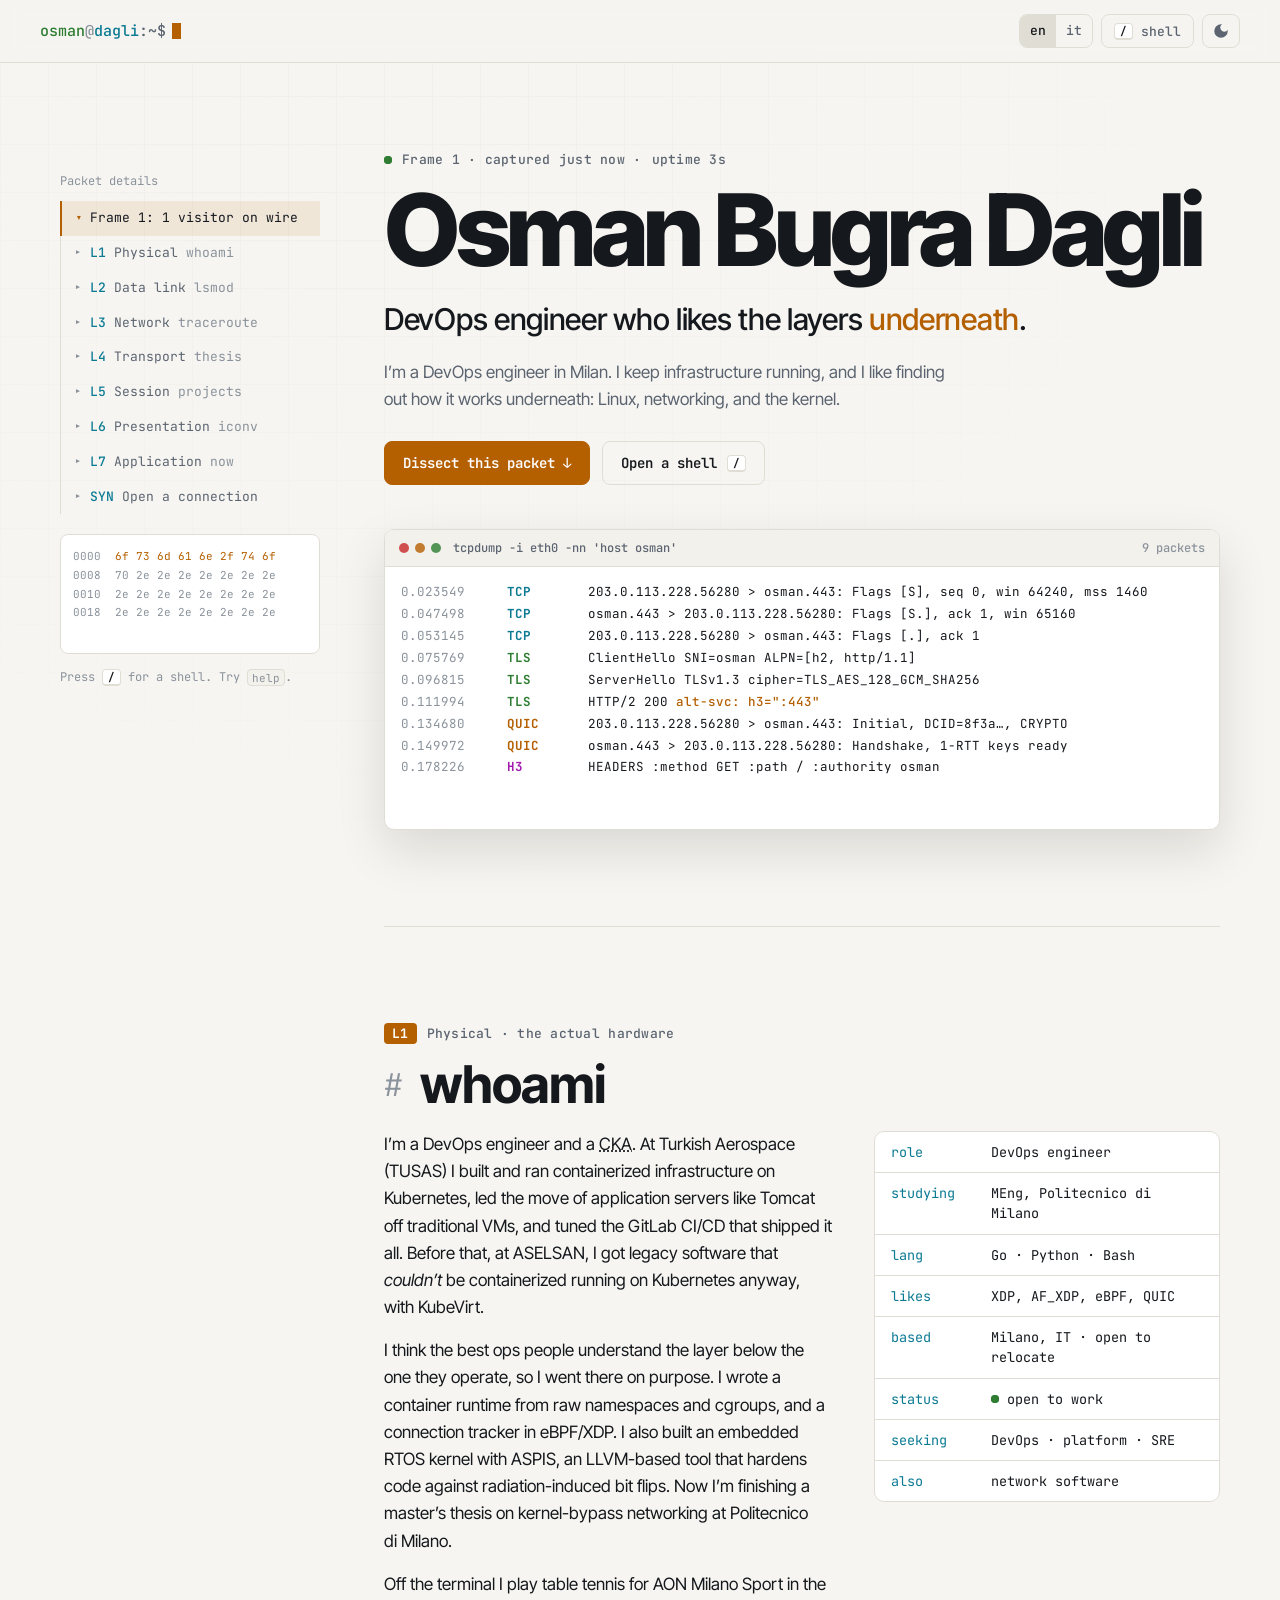
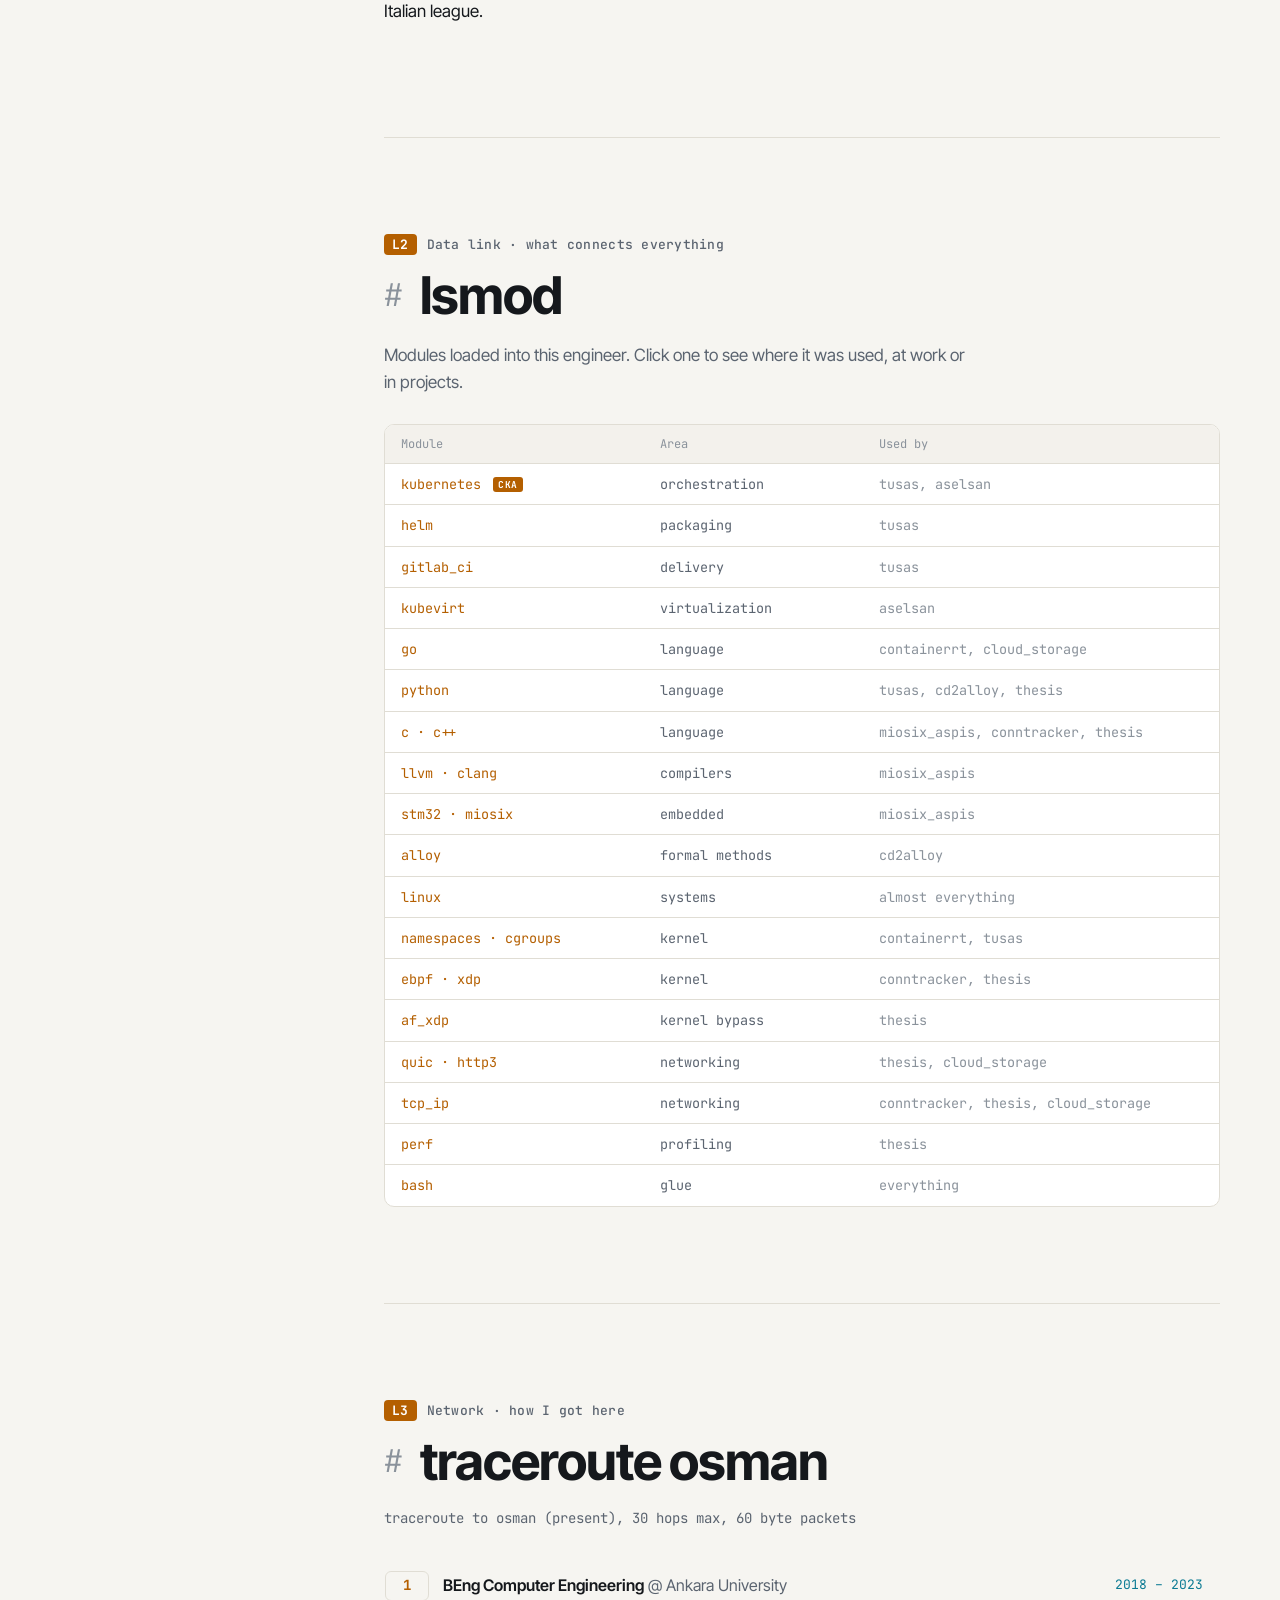
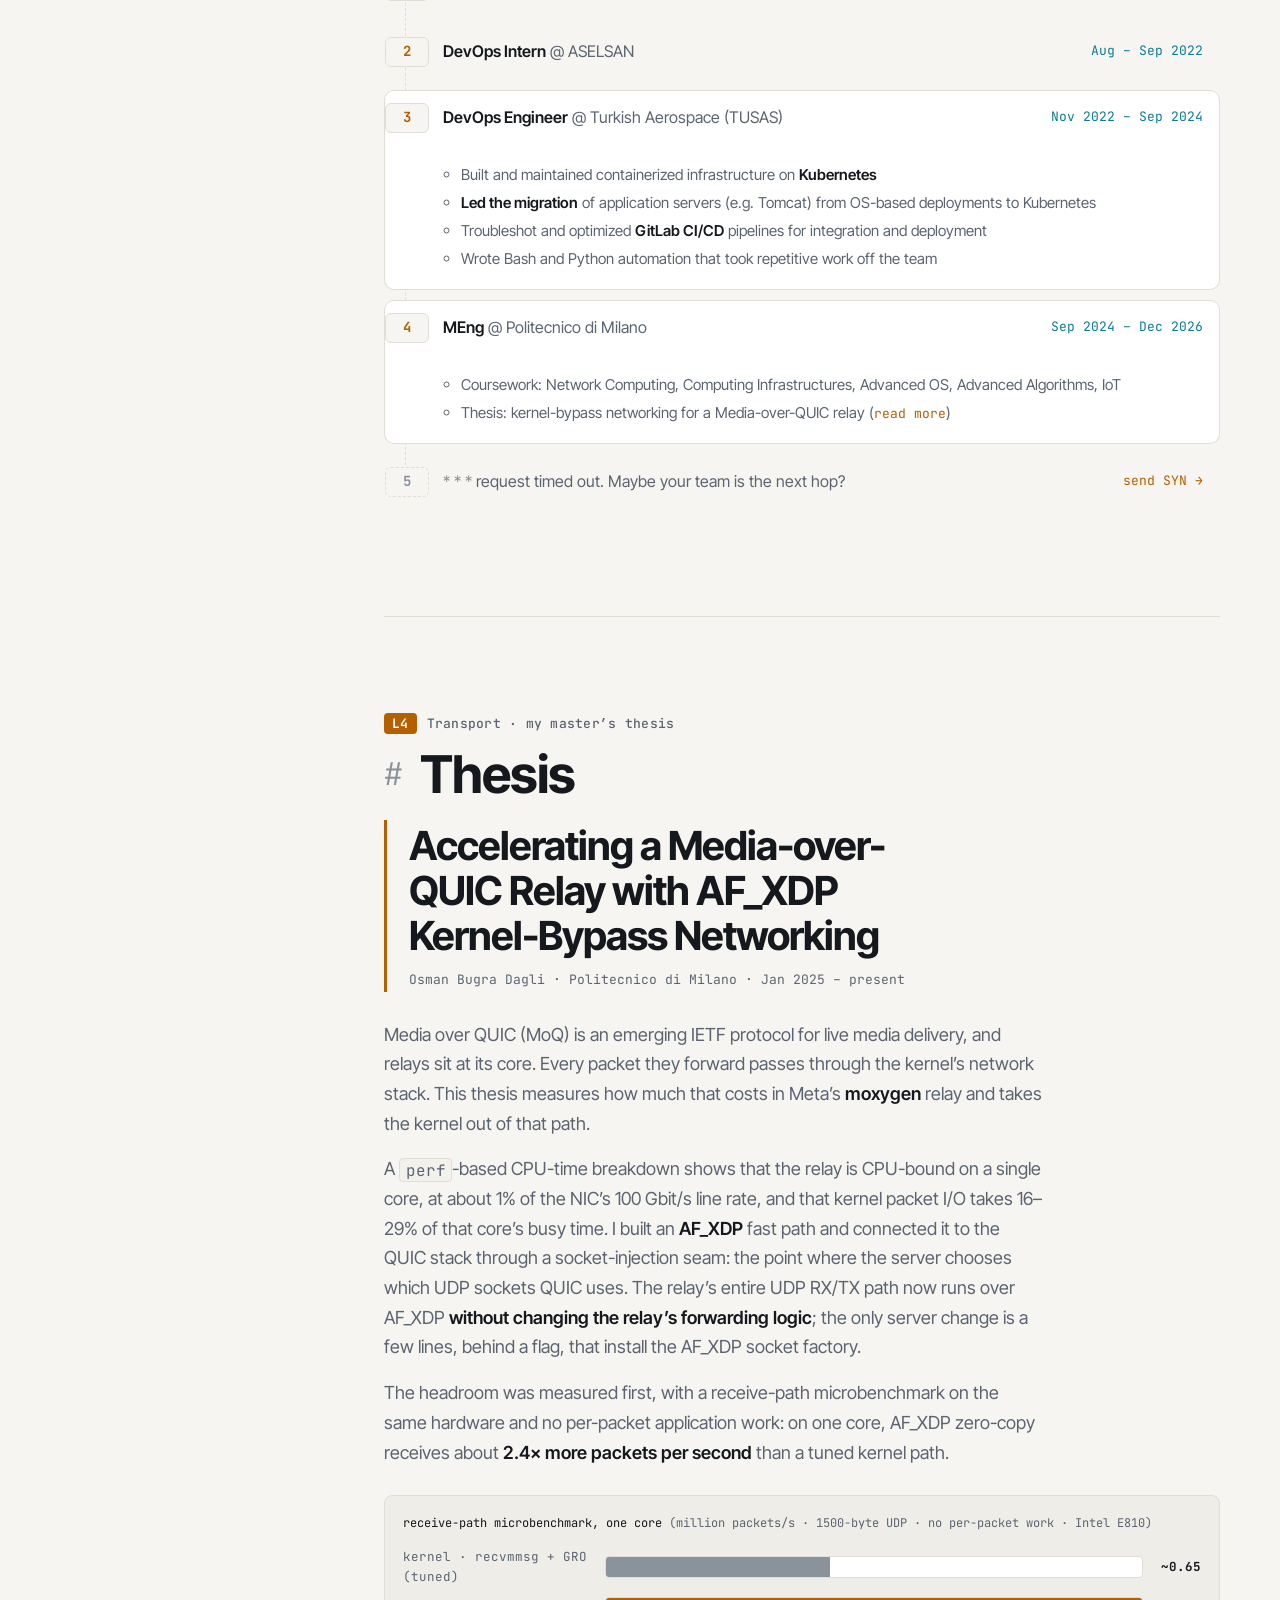
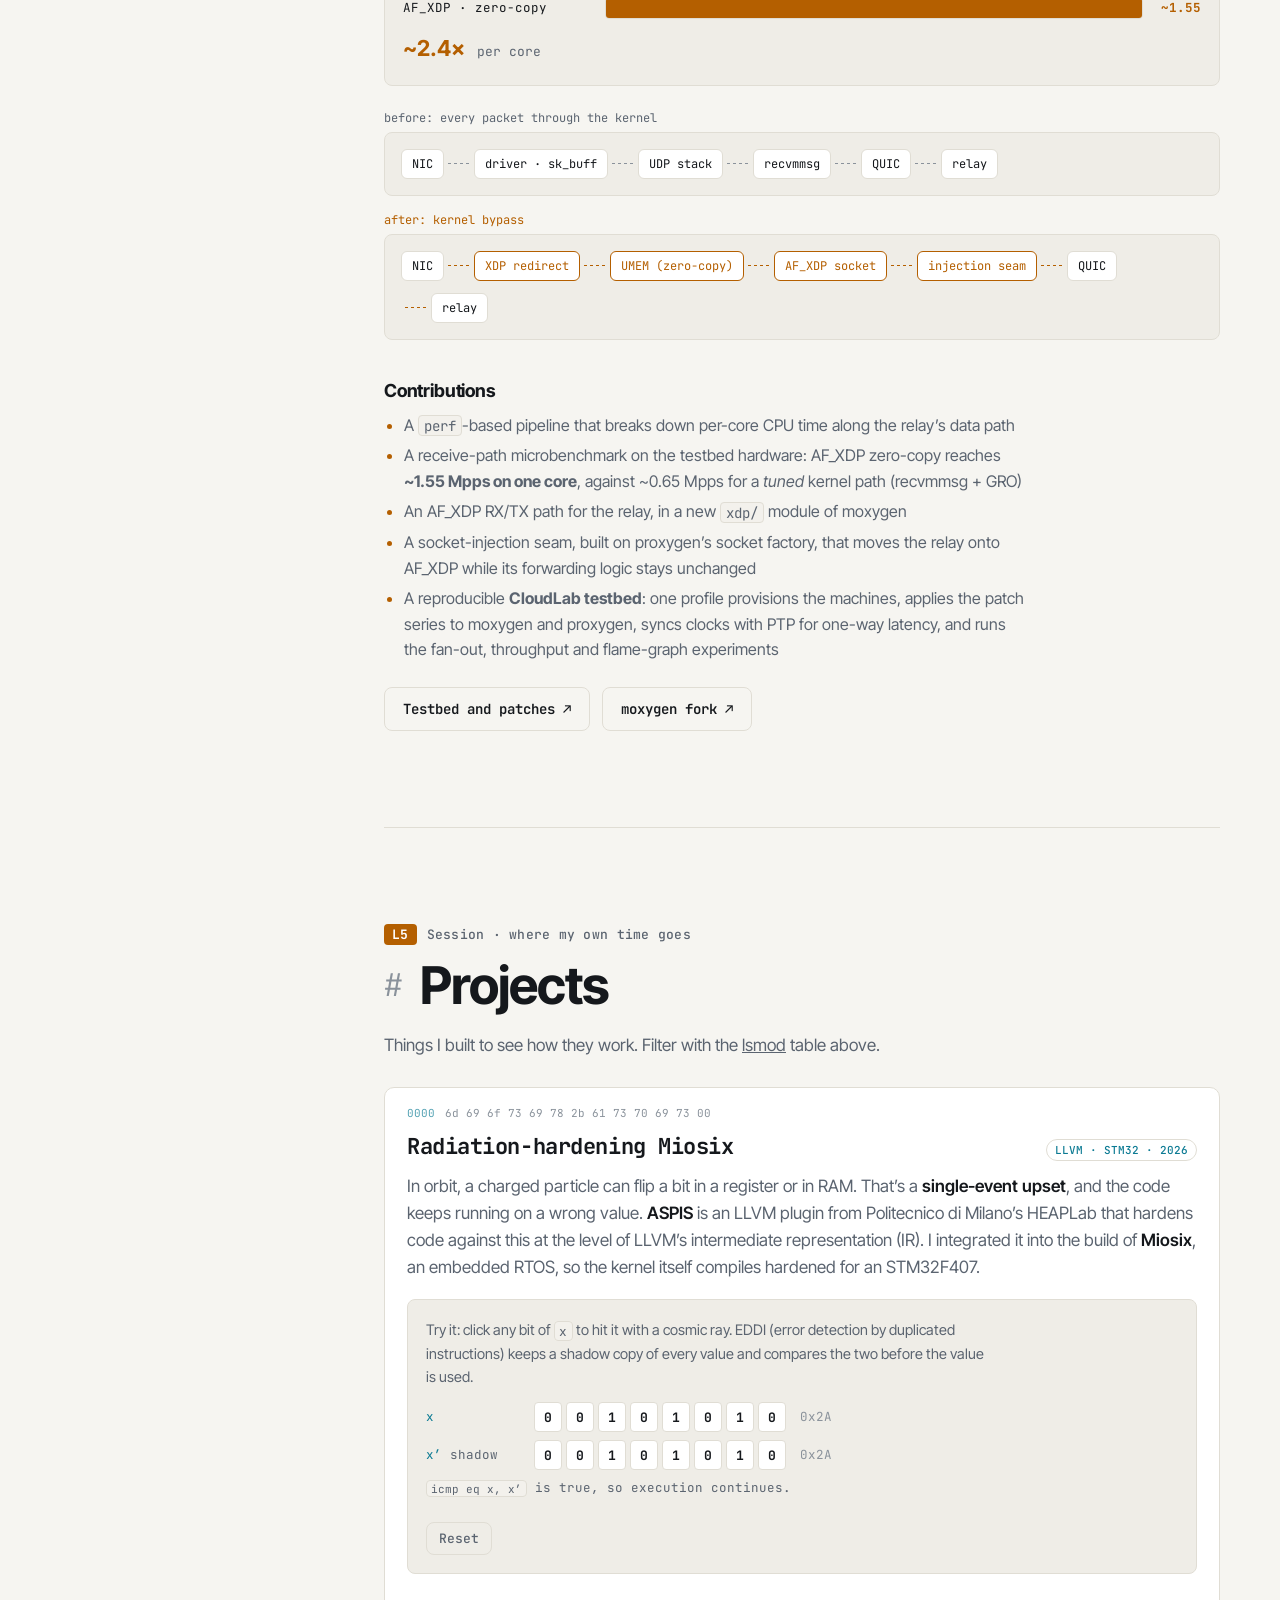
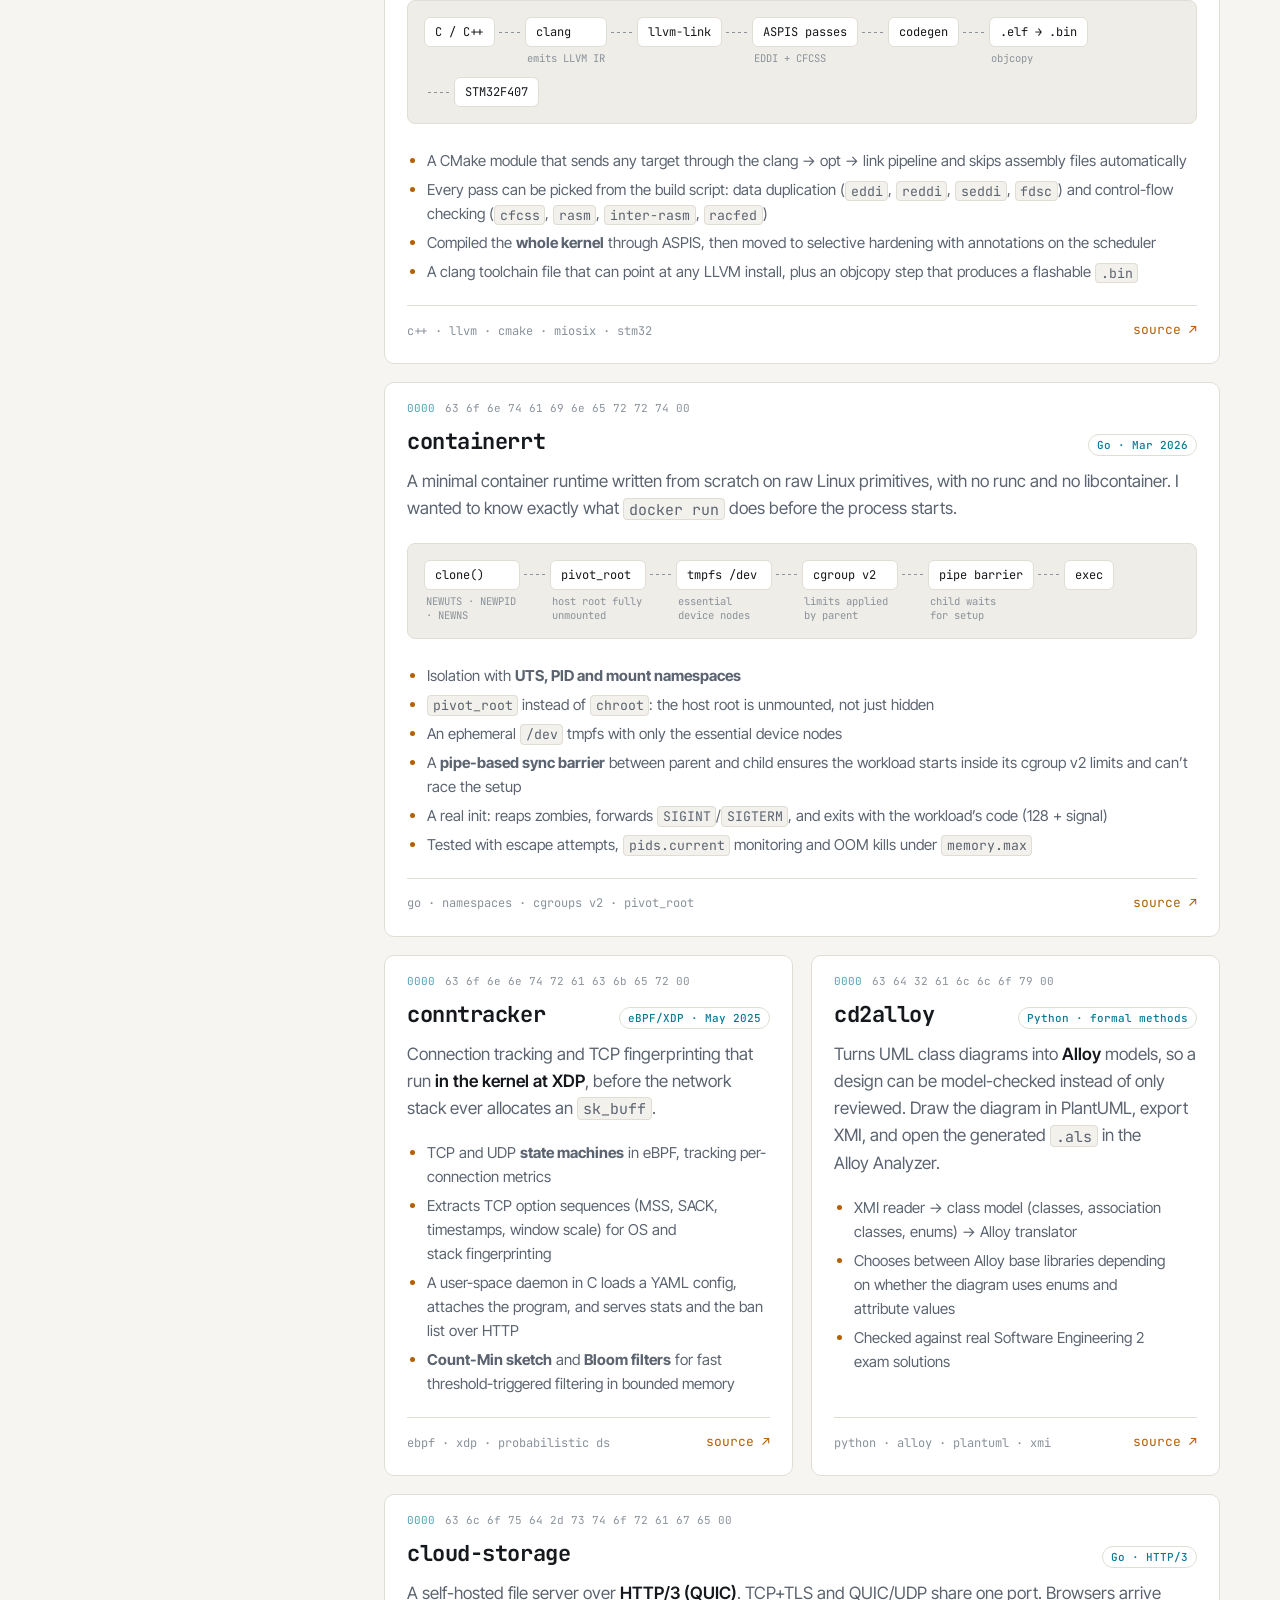
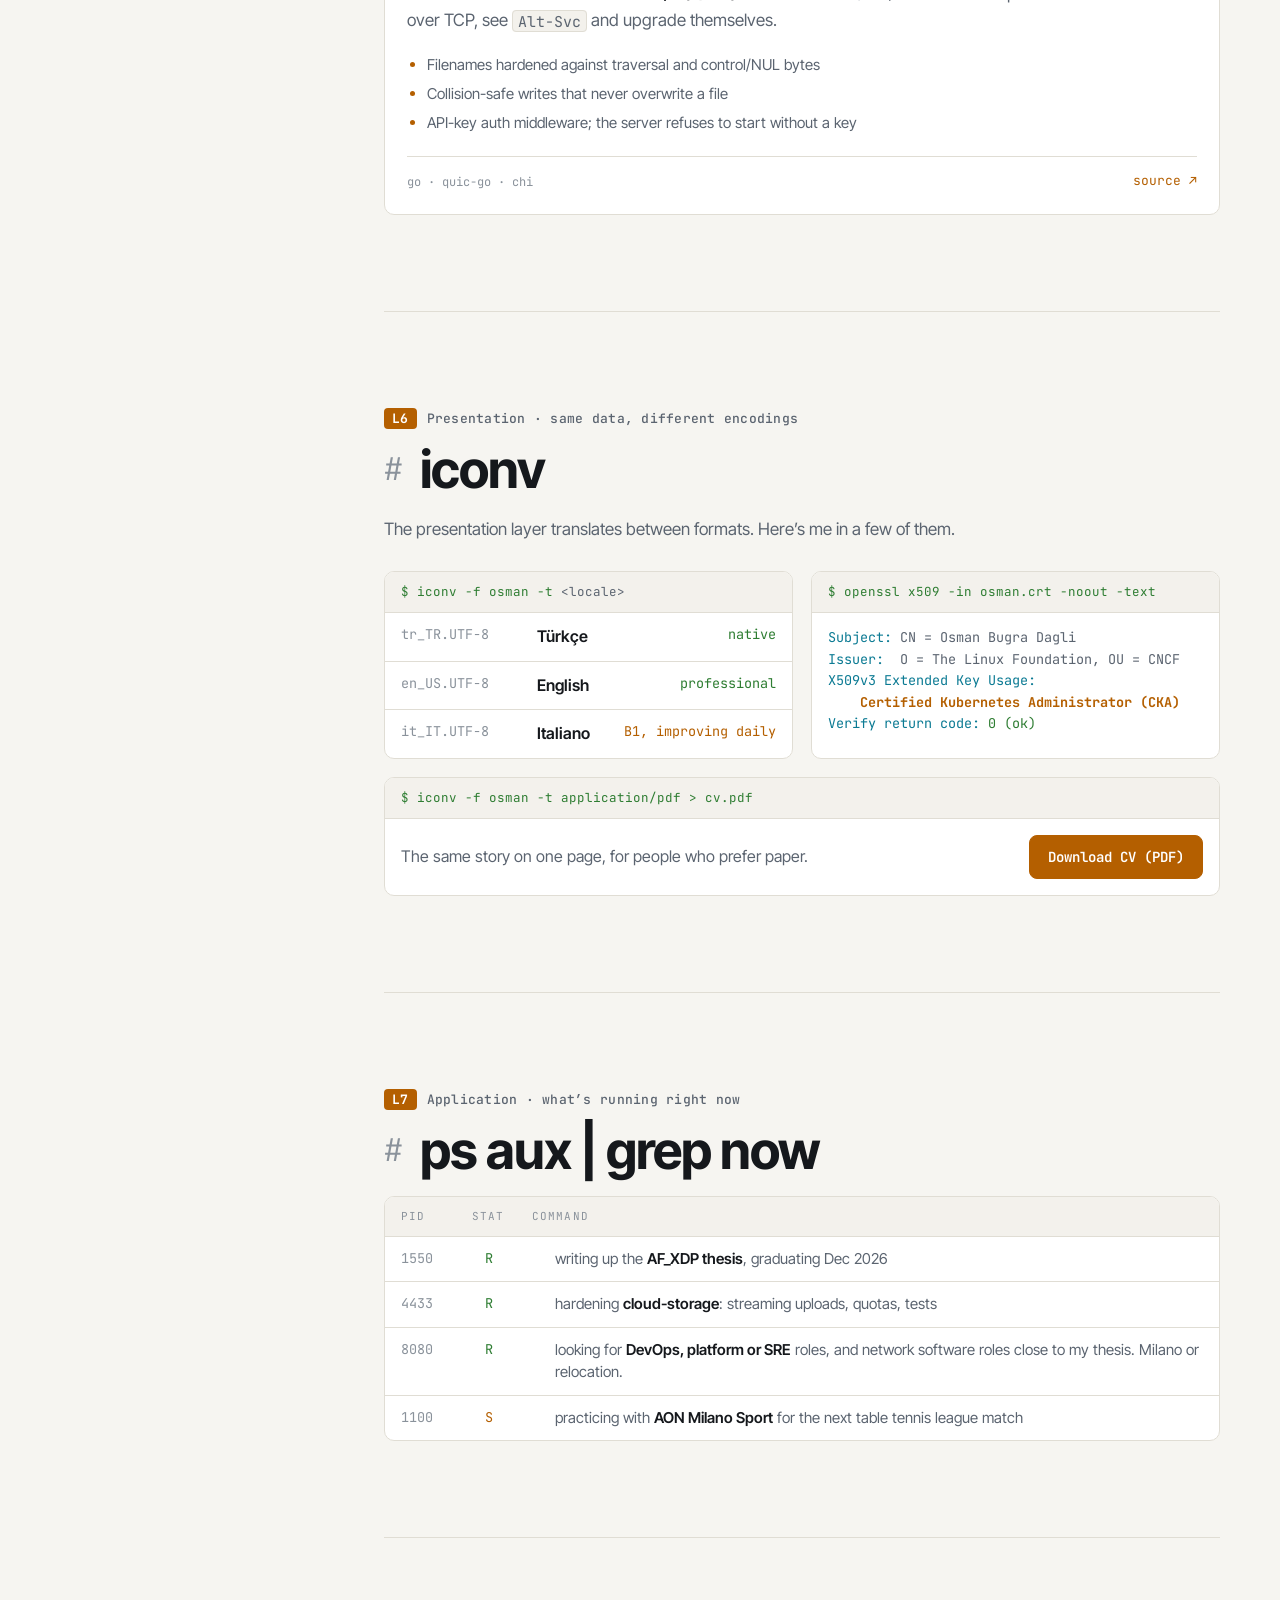
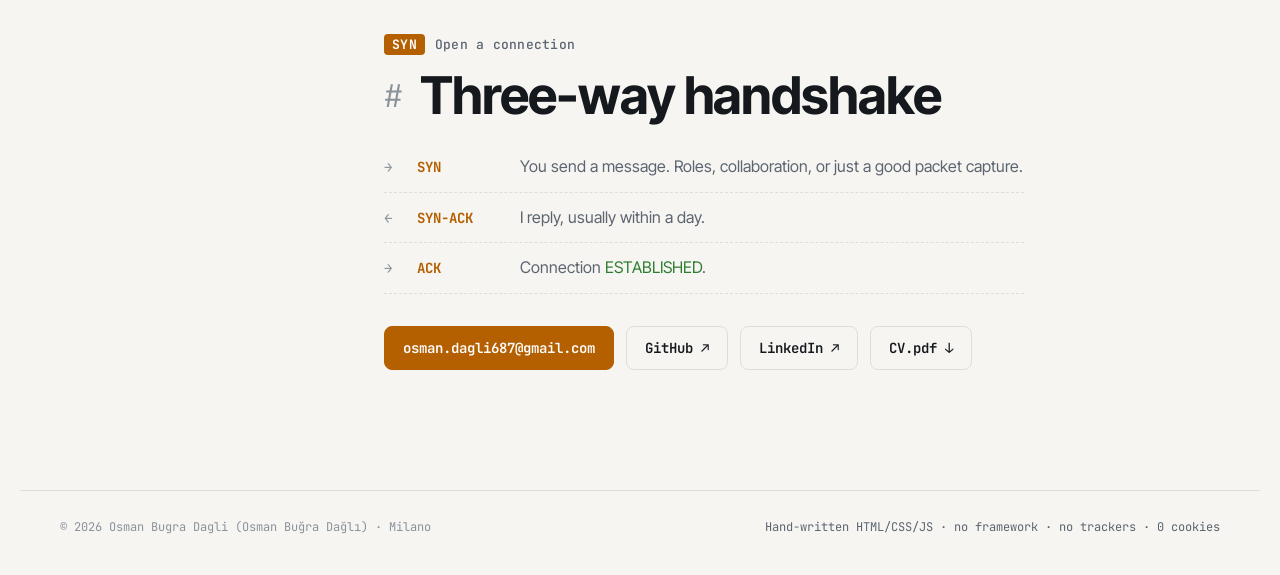
<file: index.html>
<!doctype html>
<html lang="en">
<head>
<meta charset="utf-8">
<meta name="viewport" content="width=device-width, initial-scale=1, viewport-fit=cover">
<title>Osman Bugra Dagli — DevOps & Systems</title>
<meta name="description" content="Osman Bugra Dagli — DevOps engineer (CKA) and MEng student at Politecnico di Milano working below the abstraction: Kubernetes, AF_XDP, eBPF/XDP, QUIC, Linux internals, Go.">
<meta property="og:title" content="Osman Bugra Dagli — DevOps & Systems">
<meta property="og:description" content="DevOps engineer. Kubernetes by day, kernel-bypass networking by night.">
<meta property="og:type" content="website">
<meta property="og:url" content="https://osmandagli.com/">
<meta property="og:locale" content="en_US">
<meta property="og:locale:alternate" content="it_IT">
<link rel="canonical" href="https://osmandagli.com/">
<link rel="alternate" hreflang="en" href="https://osmandagli.com/">
<link rel="alternate" hreflang="it" href="https://osmandagli.com/it/">
<link rel="alternate" hreflang="x-default" href="https://osmandagli.com/">
<script type="application/ld+json">
{
  "@context": "https://schema.org",
  "@type": "Person",
  "name": "Osman Bugra Dagli",
  "alternateName": ["Osman Buğra Dağlı", "Osman Dagli", "Osman Dağlı"],
  "url": "https://osmandagli.com/",
  "jobTitle": "DevOps Engineer",
  "email": "mailto:osman.dagli687@gmail.com",
  "address": { "@type": "PostalAddress", "addressLocality": "Milano", "addressCountry": "IT" },
  "alumniOf": [
    { "@type": "CollegeOrUniversity", "name": "Ankara University" },
    { "@type": "CollegeOrUniversity", "name": "Politecnico di Milano" }
  ],
  "hasCredential": { "@type": "EducationalOccupationalCredential", "name": "Certified Kubernetes Administrator (CKA)" },
  "knowsAbout": ["DevOps", "Kubernetes", "Linux", "AF_XDP", "eBPF", "QUIC", "Go", "Networking"],
  "sameAs": ["https://github.com/osmandagli", "https://www.linkedin.com/in/osman-bugra-dagli-8273551a5/"]
}
</script>
<meta name="theme-color" content="#0B0E12" media="(prefers-color-scheme: dark)">
<meta name="theme-color" content="#F6F5F1" media="(prefers-color-scheme: light)">
<link rel="icon" href="data:image/svg+xml,%3Csvg xmlns='http://www.w3.org/2000/svg' viewBox='0 0 32 32'%3E%3Crect width='32' height='32' rx='6' fill='%230B0E12'/%3E%3Ctext x='5' y='22' font-family='monospace' font-size='16' font-weight='700' fill='%23FFB547'%3E%3E_%3C/text%3E%3C/svg%3E">
<link rel="preconnect" href="https://fonts.googleapis.com">
<link rel="preconnect" href="https://fonts.gstatic.com" crossorigin>
<link rel="stylesheet" href="https://fonts.googleapis.com/css2?family=Inter+Tight:wght@400;500;600;700;800&family=JetBrains+Mono:wght@400;500;700&display=swap">
<link rel="stylesheet" href="style.css">
<script>
  // Apply saved theme before paint to avoid a flash.
  try { var t = localStorage.getItem("theme"); if (t) document.documentElement.dataset.theme = t; } catch (e) {}
</script>
</head>
<body>
<a class="skip" href="#main">Skip to content</a>

<!-- ============================================================
     Anything with class="todo" is a placeholder: replace the text
     with your real info, then remove the class.
     ============================================================ -->

<!-- /it/index.html is the Italian copy. Keep the two in sync when content changes. -->

<header class="topbar">
  <a class="prompt" translate="no" href="#top" aria-label="Back to top">
    <span class="p-user">osman</span><span class="p-at">@</span><span class="p-host">dagli</span><span class="p-path">:~$</span><span class="cursor" aria-hidden="true"></span>
  </a>
  <div class="topbar-actions">
    <nav class="lang-switch" aria-label="Language">
      <a aria-current="page" title="English">en</a>
      <a href="it/" hreflang="it" lang="it" title="Italiano">it</a>
    </nav>
    <button class="btn-ghost" id="open-shell" type="button" title="Open a shell (press /)">
      <span class="kbd">/</span> shell
    </button>
    <button class="btn-ghost icon" id="theme-toggle" type="button" aria-label="Toggle light/dark theme">
      <svg viewBox="0 0 24 24" width="18" height="18" aria-hidden="true"><path fill="currentColor" d="M12 3a9 9 0 1 0 9 9c0-.46-.04-.92-.1-1.36a5.39 5.39 0 0 1-4.4 2.26 5.4 5.4 0 0 1-3.14-9.8c-.44-.06-.9-.1-1.36-.1z"/></svg>
    </button>
  </div>
</header>

<div class="layout" id="top">

  <!-- Wireshark-style packet dissection = site navigation -->
  <aside class="rail" aria-label="Sections">
    <p class="rail-title">Packet details</p>
    <ol class="dissect">
      <li><a href="#top" data-sec="top"><span class="tw" aria-hidden="true">▸</span> Frame 1: 1 visitor on wire</a></li>
      <li><a href="#whoami" data-sec="whoami"><span class="tw" aria-hidden="true">▸</span> <b>L1</b> Physical <i>whoami</i></a></li>
      <li><a href="#toolbox" data-sec="toolbox"><span class="tw" aria-hidden="true">▸</span> <b>L2</b> Data link <i>lsmod</i></a></li>
      <li><a href="#route" data-sec="route"><span class="tw" aria-hidden="true">▸</span> <b>L3</b> Network <i>traceroute</i></a></li>
      <li><a href="#thesis" data-sec="thesis"><span class="tw" aria-hidden="true">▸</span> <b>L4</b> Transport <i>thesis</i></a></li>
      <li><a href="#projects" data-sec="projects"><span class="tw" aria-hidden="true">▸</span> <b>L5</b> Session <i>projects</i></a></li>
      <li><a href="#encodings" data-sec="encodings"><span class="tw" aria-hidden="true">▸</span> <b>L6</b> Presentation <i>iconv</i></a></li>
      <li><a href="#now" data-sec="now"><span class="tw" aria-hidden="true">▸</span> <b>L7</b> Application <i>now</i></a></li>
      <li><a href="#connect" data-sec="connect"><span class="tw" aria-hidden="true">▸</span> <b>SYN</b> Open a connection</a></li>
    </ol>
    <div class="rail-hex" aria-hidden="true" id="rail-hex"></div>
    <p class="rail-hint">Press <span class="kbd">/</span> for a shell. Try <code>help</code>.</p>
  </aside>

  <main id="main" tabindex="-1">

    <!-- ===================== HERO ===================== -->
    <section class="hero" data-section="top">
      <p class="kicker"><span class="dot live" aria-hidden="true"></span> Frame 1 · captured just now · <span id="uptime">uptime 0s</span></p>
      <h1>Osman Bugra Dagli</h1>
      <p class="lede">DevOps engineer who likes the layers <em>underneath</em>.</p>
      <p class="hero-copy">
        I’m a DevOps engineer in Milan. I keep infrastructure running, and I like finding out how it works
        underneath: Linux, networking, and the kernel.
      </p>
      <div class="hero-cta">
        <a class="btn" href="#whoami">Dissect this packet ↓</a>
        <button class="btn btn-outline" type="button" data-open-shell>Open a shell <span class="kbd">/</span></button>
      </div>

      <figure class="capture" translate="no" aria-label="Simulated packet capture of you visiting this site">
        <figcaption>
          <span class="cap-dots" aria-hidden="true"><i></i><i></i><i></i></span>
          <span>tcpdump -i eth0 -nn 'host osman'</span>
          <span class="cap-count" id="cap-count">0 packets</span>
        </figcaption>
        <div class="cap-body" id="capture" role="log" aria-live="off"></div>
      </figure>
    </section>

    <!-- ===================== L1 WHOAMI ===================== -->
    <section id="whoami" data-section="whoami">
      <p class="kicker"><span class="layer">L1</span> Physical · the actual hardware</p>
      <h2>whoami</h2>
      <div class="split">
        <div class="prose">
          <p>
            I’m a DevOps engineer and a <abbr title="Certified Kubernetes Administrator">CKA</abbr>. At Turkish Aerospace (TUSAS)
            I built and ran containerized infrastructure on Kubernetes, led the move of application servers like Tomcat off
            traditional VMs, and tuned the GitLab CI/CD that shipped it all. Before that, at ASELSAN, I got legacy software
            that <em>couldn’t</em> be containerized running on Kubernetes anyway, with KubeVirt.
          </p>
          <p>
            I think the best ops people understand the layer below the one they operate, so I went there on purpose.
            I wrote a container runtime from raw namespaces and cgroups, and a connection tracker in eBPF/XDP. I also
            built an embedded RTOS kernel with ASPIS, an LLVM-based tool that hardens code against radiation-induced bit flips. Now I’m finishing a master’s thesis on kernel-bypass networking at Politecnico di Milano.
          </p>
          <p>
            Off the terminal I play table tennis for AON Milano Sport in the Italian league.
          </p>
        </div>

        <dl class="spec" aria-label="Quick facts">
          <div><dt>role</dt><dd>DevOps engineer</dd></div>
          <div><dt>studying</dt><dd>MEng, Politecnico di Milano</dd></div>
          <div><dt>lang</dt><dd>Go · Python · Bash</dd></div>
          <div><dt>likes</dt><dd>XDP, AF_XDP, eBPF, QUIC</dd></div>
          <div><dt>based</dt><dd>Milano, IT · open to relocate</dd></div>
          <div><dt>status</dt><dd><span class="dot live" aria-hidden="true"></span> open to work</dd></div>
          <div><dt>seeking</dt><dd>DevOps · platform · SRE</dd></div>
          <div><dt>also</dt><dd>network software</dd></div>
        </dl>
      </div>
    </section>

    <!-- ===================== L2 TOOLBOX ===================== -->
    <section id="toolbox" data-section="toolbox">
      <p class="kicker"><span class="layer">L2</span> Data link · what connects everything</p>
      <h2>lsmod</h2>
      <p class="section-sub">Modules loaded into this engineer. Click one to see where it was used, at work or in projects.</p>

      <div class="lsmod" translate="no" role="group" aria-label="Skills. Select one to filter the career, thesis and projects">
        <div class="lsmod-row head" aria-hidden="true">
          <span>Module</span><span>Area</span><span>Used by</span>
        </div>
        <!-- data-skill must match tokens in data-skills on .proj and .hop -->
        <button class="lsmod-row" data-skill="kubernetes" type="button"><span>kubernetes <small class="badge">CKA</small></span><span>orchestration</span><span>tusas, aselsan</span></button>
        <button class="lsmod-row" data-skill="helm" type="button"><span>helm</span><span>packaging</span><span>tusas</span></button>
        <button class="lsmod-row" data-skill="cicd" type="button"><span>gitlab_ci</span><span>delivery</span><span>tusas</span></button>
        <button class="lsmod-row" data-skill="kubevirt" type="button"><span>kubevirt</span><span>virtualization</span><span>aselsan</span></button>
        <button class="lsmod-row" data-skill="go" type="button"><span>go</span><span>language</span><span>containerrt, cloud_storage</span></button>
        <button class="lsmod-row" data-skill="python" type="button"><span>python</span><span>language</span><span>tusas, cd2alloy, thesis</span></button>
        <button class="lsmod-row" data-skill="c" type="button"><span>c · c++</span><span>language</span><span>miosix_aspis, conntracker, thesis</span></button>
        <button class="lsmod-row" data-skill="llvm" type="button"><span>llvm · clang</span><span>compilers</span><span>miosix_aspis</span></button>
        <button class="lsmod-row" data-skill="embedded" type="button"><span>stm32 · miosix</span><span>embedded</span><span>miosix_aspis</span></button>
        <button class="lsmod-row" data-skill="formal" type="button"><span>alloy</span><span>formal methods</span><span>cd2alloy</span></button>
        <button class="lsmod-row" data-skill="linux" type="button"><span>linux</span><span>systems</span><span>almost everything</span></button>
        <button class="lsmod-row" data-skill="containers" type="button"><span>namespaces · cgroups</span><span>kernel</span><span>containerrt, tusas</span></button>
        <button class="lsmod-row" data-skill="xdp" type="button"><span>ebpf · xdp</span><span>kernel</span><span>conntracker, thesis</span></button>
        <button class="lsmod-row" data-skill="afxdp" type="button"><span>af_xdp</span><span>kernel bypass</span><span>thesis</span></button>
        <button class="lsmod-row" data-skill="quic" type="button"><span>quic · http3</span><span>networking</span><span>thesis, cloud_storage</span></button>
        <button class="lsmod-row" data-skill="networking" type="button"><span>tcp_ip</span><span>networking</span><span>conntracker, thesis, cloud_storage</span></button>
        <button class="lsmod-row" data-skill="perf" type="button"><span>perf</span><span>profiling</span><span>thesis</span></button>
        <button class="lsmod-row" data-skill="bash" type="button"><span>bash</span><span>glue</span><span>everything</span></button>
      </div>
    </section>

    <!-- ===================== L3 ROUTE ===================== -->
    <section id="route" data-section="route">
      <p class="kicker"><span class="layer">L3</span> Network · how I got here</p>
      <h2>traceroute osman</h2>
      <p class="section-sub mono">traceroute to osman (present), 30 hops max, 60 byte packets</p>

      <ol class="hops">
        <li class="hop" data-skills="linux python networking">
          <details>
            <summary>
              <span class="hop-n">1</span>
              <span class="hop-host"><b>BEng Computer Engineering</b> <span class="muted">@ Ankara University</span></span>
              <span class="hop-rtt">2018 – 2023</span>
            </summary>
            <ul class="hop-body">
              <li>Graduated with a <b>3.81 / 4.0</b> GPA</li>
              <li>Started working in industry during the degree, first as an intern at ASELSAN, then at TUSAS</li>
            </ul>
          </details>
        </li>
        <li class="hop" data-skills="kubernetes kubevirt linux">
          <details>
            <summary>
              <span class="hop-n">2</span>
              <span class="hop-host"><b>DevOps Intern</b> <span class="muted">@ ASELSAN</span></span>
              <span class="hop-rtt">Aug – Sep 2022</span>
            </summary>
            <ul class="hop-body">
              <li>Used <b>KubeVirt</b> to run legacy software that couldn’t be containerized as VMs on Kubernetes, so VMs and containers shared one control plane</li>
            </ul>
          </details>
        </li>
        <li class="hop" data-skills="kubernetes helm cicd containers linux bash python">
          <details open>
            <summary>
              <span class="hop-n">3</span>
              <span class="hop-host"><b>DevOps Engineer</b> <span class="muted">@ Turkish Aerospace (TUSAS)</span></span>
              <span class="hop-rtt">Nov 2022 – Sep 2024</span>
            </summary>
            <ul class="hop-body">
              <li>Built and maintained containerized infrastructure on <b>Kubernetes</b></li>
              <li><b>Led the migration</b> of application servers (e.g. Tomcat) from OS-based deployments to Kubernetes</li>
              <li>Troubleshot and optimized <b>GitLab CI/CD</b> pipelines for integration and deployment</li>
              <li>Wrote Bash and Python automation that took repetitive work off the team</li>
            </ul>
          </details>
        </li>
        <li class="hop" data-skills="afxdp xdp quic perf networking linux">
          <details open>
            <summary>
              <span class="hop-n">4</span>
              <span class="hop-host"><b>MEng</b> <span class="muted">@ Politecnico di Milano</span></span>
              <span class="hop-rtt">Sep 2024 – Dec 2026</span>
            </summary>
            <ul class="hop-body">
              <li>Coursework: Network Computing, Computing Infrastructures, Advanced OS, Advanced Algorithms, IoT</li>
              <li>Thesis: kernel-bypass networking for a Media-over-QUIC relay (<a class="link" href="#thesis">read more</a>)</li>
            </ul>
          </details>
        </li>
        <li class="hop hop-next">
          <div class="hop-static">
            <span class="hop-n">5</span>
            <span class="hop-host">* * * <span class="muted">request timed out. Maybe your team is the next hop?</span></span>
            <a class="hop-rtt link" href="#connect">send SYN →</a>
          </div>
        </li>
      </ol>
    </section>

    <!-- ===================== L4 THESIS ===================== -->
    <section id="thesis" data-section="thesis" class="thesis" data-skills="afxdp xdp quic perf networking linux python c">
      <p class="kicker"><span class="layer">L4</span> Transport · my master’s thesis</p>
      <h2>Thesis</h2>

      <div class="thesis-head">
        <h3 class="thesis-title">Accelerating a Media-over-QUIC Relay with AF_XDP Kernel-Bypass Networking</h3>
        <p class="thesis-meta">Osman Bugra Dagli · Politecnico di Milano · Jan 2025 – present</p>
      </div>

      <div class="thesis-abstract">
        <p>
          Media over QUIC (MoQ) is an emerging IETF protocol for live media delivery, and relays sit at its core.
          Every packet they forward passes through the kernel’s network stack. This thesis measures how much that
          costs in Meta’s <strong>moxygen</strong> relay and takes the kernel out of that path.
        </p>
        <p>
          A <code>perf</code>-based CPU-time breakdown shows that the relay is CPU-bound on a single core, at about 1% of
          the NIC’s 100&nbsp;Gbit/s line rate, and that kernel packet I/O takes 16–29% of that core’s busy time.
          I built an <strong>AF_XDP</strong> fast path and connected it to the QUIC stack through a
          socket-injection seam: the point where the server chooses which UDP sockets QUIC uses. The relay’s entire
          UDP RX/TX path now runs over AF_XDP <strong>without changing the relay’s forwarding logic</strong>; the only
          server change is a few lines, behind a flag, that install the AF_XDP socket factory.
        </p>
        <p>
          The headroom was measured first, with a receive-path microbenchmark on the same hardware and no per-packet
          application work: on one core, AF_XDP zero-copy receives about <strong>2.4× more packets per second</strong>
          than a tuned kernel path.
        </p>
      </div>

          <div class="bench" role="img" aria-label="Receive-path microbenchmark on one core, 1500-byte UDP packets, no per-packet work: AF_XDP zero-copy about 1.55 million packets per second versus tuned kernel recvmmsg plus GRO about 0.65 million">
            <p class="bench-title">receive-path microbenchmark, one core <span class="muted">(million packets/s · 1500-byte UDP · no per-packet work · Intel E810)</span></p>
            <div class="bench-row">
              <span class="bench-label">kernel · recvmmsg + GRO (tuned)</span>
              <span class="bench-bar"><i style="--w: 41.9%"></i></span>
              <span class="bench-val">~0.65</span>
            </div>
            <div class="bench-row win">
              <span class="bench-label">AF_XDP · zero-copy</span>
              <span class="bench-bar"><i style="--w: 100%"></i></span>
              <span class="bench-val">~1.55</span>
            </div>
            <p class="bench-foot"><b>~2.4×</b> per core</p>
          </div>

          <div class="paths">
            <div>
              <p class="path-title muted">before: every packet through the kernel</p>
              <ol class="flow" translate="no">
                <li><span>NIC</span></li>
                <li><span>driver · sk_buff</span></li>
                <li><span>UDP stack</span></li>
                <li><span>recvmmsg</span></li>
                <li><span>QUIC</span></li>
                <li><span>relay</span></li>
              </ol>
            </div>
            <div>
              <p class="path-title">after: kernel bypass</p>
              <ol class="flow hot" translate="no">
                <li><span>NIC</span></li>
                <li><span>XDP redirect</span></li>
                <li><span>UMEM (zero-copy)</span></li>
                <li><span>AF_XDP socket</span></li>
                <li><span>injection seam</span></li>
                <li><span>QUIC</span></li>
                <li><span>relay</span></li>
              </ol>
            </div>
          </div>


      <h4 class="thesis-sub">Contributions</h4>
      <ul class="bullets thesis-list">
        <li>A <code>perf</code>-based pipeline that breaks down per-core CPU time along the relay’s data path</li>
        <li>A receive-path microbenchmark on the testbed hardware: AF_XDP zero-copy reaches <b>~1.55&nbsp;Mpps on one core</b>, against ~0.65&nbsp;Mpps for a <em>tuned</em> kernel path (recvmmsg + GRO)</li>
        <li>An AF_XDP RX/TX path for the relay, in a new <code>xdp/</code> module of moxygen</li>
        <li>A socket-injection seam, built on proxygen’s socket factory, that moves the relay onto AF_XDP while its forwarding logic stays unchanged</li>
        <li>A reproducible <b>CloudLab testbed</b>: one profile provisions the machines, applies the patch series to moxygen and proxygen, syncs clocks with PTP for one-way latency, and runs the fan-out, throughput and flame-graph experiments</li>
      </ul>

      <div class="thesis-links">
        <a class="btn btn-outline" href="https://github.com/osmandagli/cloudlab-profile" target="_blank" rel="noopener">Testbed and patches ↗</a>
        <a class="btn btn-outline" href="https://github.com/osmandagli/moxygen" target="_blank" rel="noopener">moxygen fork ↗</a>
      </div>
    </section>

    <!-- ===================== L5 PROJECTS ===================== -->
    <section id="projects" data-section="projects">
      <p class="kicker"><span class="layer">L5</span> Session · where my own time goes</p>
      <h2>Projects</h2>
      <p class="section-sub filter-status" id="filter-status" aria-live="polite">Things I built to see how they work. Filter with the <a href="#toolbox">lsmod</a> table above.</p>

      <div class="projects">

        <!-- ---------- ASPIS x MIOSIX ---------- -->
        <article class="proj featured" data-skills="llvm embedded c linux" id="p-aspis">
          <div class="hexline" data-hex="miosix+aspis"></div>
          <header>
            <h3>Radiation-hardening Miosix</h3>
            <span class="tag">LLVM · STM32 · 2026</span>
          </header>
          <p>
            In orbit, a charged particle can flip a bit in a register or in RAM. That’s a <strong>single-event upset</strong>,
            and the code keeps running on a wrong value. <strong>ASPIS</strong> is an LLVM plugin from Politecnico di Milano’s HEAPLab
            that hardens code against this at the level of LLVM’s intermediate representation (IR). I integrated it into the build of <strong>Miosix</strong>, an embedded
            RTOS, so the kernel itself compiles hardened for an STM32F407.
          </p>

          <div class="seu" id="seu">
            <p class="seu-title">Try it: click any bit of <code>x</code> to hit it with a cosmic ray. EDDI (error detection by duplicated instructions) keeps a shadow copy of every value and compares the two before the value is used.</p>
            <div class="seu-reg">
              <span class="seu-name">x</span>
              <span class="bits" id="seu-a" role="group" aria-label="Register x, click a bit to flip it"></span>
              <span class="seu-hex" id="seu-a-hex">0x2A</span>
            </div>
            <div class="seu-reg">
              <span class="seu-name">x′ <span class="muted">shadow</span></span>
              <span class="bits" id="seu-b" aria-hidden="true"></span>
              <span class="seu-hex">0x2A</span>
            </div>
            <p class="seu-status" id="seu-status" aria-live="polite"><code>icmp eq x, x′</code> is true, so execution continues.</p>
            <button type="button" class="btn-ghost" id="seu-reset" hidden>Reset</button>
          </div>

          <ol class="flow" translate="no">
            <li><span>C / C++</span></li>
            <li><span>clang</span><small>emits LLVM IR</small></li>
            <li><span>llvm-link</span></li>
            <li><span>ASPIS passes</span><small>EDDI + CFCSS</small></li>
            <li><span>codegen</span></li>
            <li><span>.elf → .bin</span><small>objcopy</small></li>
            <li><span>STM32F407</span></li>
          </ol>
          <ul class="bullets">
            <li>A CMake module that sends any target through the clang → opt → link pipeline and skips assembly files automatically</li>
            <li>Every pass can be picked from the build script: data duplication (<code>eddi</code>, <code>reddi</code>, <code>seddi</code>, <code>fdsc</code>) and control-flow checking (<code>cfcss</code>, <code>rasm</code>, <code>inter-rasm</code>, <code>racfed</code>)</li>
            <li>Compiled the <b>whole kernel</b> through ASPIS, then moved to selective hardening with annotations on the scheduler</li>
            <li>A clang toolchain file that can point at any LLVM install, plus an objcopy step that produces a flashable <code>.bin</code></li>
          </ul>
          <footer>
            <span class="stack">c++ · llvm · cmake · miosix · stm32</span>
            <a class="link" href="https://github.com/osmandagli/miosix-kernel/tree/clang" target="_blank" rel="noopener">source ↗</a>
          </footer>
        </article>

        <!-- ---------- CONTAINERRT ---------- -->
        <article class="proj featured" data-skills="go containers linux" id="p-containerrt">
          <div class="hexline" data-hex="containerrt"></div>
          <header>
            <h3>containerrt</h3>
            <span class="tag">Go · Mar 2026</span>
          </header>
          <p>
            A minimal container runtime written from scratch on raw Linux primitives, with no runc and no libcontainer.
            I wanted to know exactly what <code>docker run</code> does before the process starts.
          </p>
          <ol class="flow" translate="no">
            <li><span>clone()</span><small>NEWUTS · NEWPID · NEWNS</small></li>
            <li><span>pivot_root</span><small>host root fully unmounted</small></li>
            <li><span>tmpfs /dev</span><small>essential device nodes</small></li>
            <li><span>cgroup v2</span><small>limits applied by parent</small></li>
            <li><span>pipe barrier</span><small>child waits for setup</small></li>
            <li><span>exec</span></li>
          </ol>
          <ul class="bullets">
            <li>Isolation with <b>UTS, PID and mount namespaces</b></li>
            <li><code>pivot_root</code> instead of <code>chroot</code>: the host root is unmounted, not just hidden</li>
            <li>An ephemeral <code>/dev</code> tmpfs with only the essential device nodes</li>
            <li>A <b>pipe-based sync barrier</b> between parent and child ensures the workload starts inside its cgroup v2 limits and can’t race the setup</li>
            <li>A real init: reaps zombies, forwards <code>SIGINT</code>/<code>SIGTERM</code>, and exits with the workload’s code (128 + signal)</li>
            <li>Tested with escape attempts, <code>pids.current</code> monitoring and OOM kills under <code>memory.max</code></li>
          </ul>
          <footer>
            <span class="stack">go · namespaces · cgroups v2 · pivot_root</span>
            <a class="link" href="https://github.com/osmandagli/container_runtime" target="_blank" rel="noopener">source ↗</a>
          </footer>
        </article>

        <!-- ---------- CONNTRACKER ---------- -->
        <article class="proj" data-skills="xdp networking linux" id="p-conntracker">
          <div class="hexline" data-hex="conntracker"></div>
          <header>
            <h3>conntracker</h3>
            <span class="tag">eBPF/XDP · May 2025</span>
          </header>
          <p>
            Connection tracking and TCP fingerprinting that run <strong>in the kernel at XDP</strong>, before the network
            stack ever allocates an <code>sk_buff</code>.
          </p>
          <ul class="bullets">
            <li>TCP and UDP <b>state machines</b> in eBPF, tracking per-connection metrics</li>
            <li>Extracts TCP option sequences (MSS, SACK, timestamps, window scale) for OS and stack fingerprinting</li>
            <li>A user-space daemon in C loads a YAML config, attaches the program, and serves stats and the ban list over HTTP</li>
            <li><b>Count-Min sketch</b> and <b>Bloom filters</b> for fast threshold-triggered filtering in bounded memory</li>
          </ul>
          <footer>
            <span class="stack">ebpf · xdp · probabilistic ds</span>
            <a class="link" href="https://github.com/osmandagli/conntracker" target="_blank" rel="noopener">source ↗</a>
          </footer>
        </article>

        <!-- ---------- CD2ALLOY ---------- -->
        <article class="proj" data-skills="python formal" id="p-cd2alloy">
          <div class="hexline" data-hex="cd2alloy"></div>
          <header>
            <h3>cd2alloy</h3>
            <span class="tag">Python · formal methods</span>
          </header>
          <p>
            Turns UML class diagrams into <strong>Alloy</strong> models, so a design can be model-checked instead of only
            reviewed. Draw the diagram in PlantUML, export XMI, and open the generated <code>.als</code> in the Alloy Analyzer.
          </p>
          <ul class="bullets">
            <li>XMI reader → class model (classes, association classes, enums) → Alloy translator</li>
            <li>Chooses between Alloy base libraries depending on whether the diagram uses enums and attribute values</li>
            <li>Checked against real Software Engineering 2 exam solutions</li>
          </ul>
          <footer>
            <span class="stack">python · alloy · plantuml · xmi</span>
            <a class="link" href="https://github.com/osmandagli/cd2alloy" target="_blank" rel="noopener">source ↗</a>
          </footer>
        </article>

        <!-- ---------- CLOUD-STORAGE ---------- -->
        <article class="proj wide" data-skills="go quic networking linux" id="p-cloud-storage">
          <div class="hexline" data-hex="cloud-storage"></div>
          <header>
            <h3>cloud-storage</h3>
            <span class="tag">Go · HTTP/3</span>
          </header>
          <p>
            A self-hosted file server over <strong>HTTP/3 (QUIC)</strong>. TCP+TLS and QUIC/UDP share one port.
            Browsers arrive over TCP, see <code>Alt-Svc</code> and upgrade themselves.
          </p>
          <ul class="bullets">
            <li>Filenames hardened against traversal and control/NUL bytes</li>
            <li>Collision-safe writes that never overwrite a file</li>
            <li>API-key auth middleware; the server refuses to start without a key</li>
          </ul>
          <footer>
            <span class="stack">go · quic-go · chi</span>
            <a class="link" href="https://github.com/osmandagli/cloud-storage" target="_blank" rel="noopener">source ↗</a>
          </footer>
        </article>

      </div>
    </section>

    <!-- ===================== L6 PRESENTATION ===================== -->
    <section id="encodings" data-section="encodings">
      <p class="kicker"><span class="layer">L6</span> Presentation · same data, different encodings</p>
      <h2>iconv</h2>
      <p class="section-sub">The presentation layer translates between formats. Here’s me in a few of them.</p>

      <div class="enc">
        <div class="enc-block">
          <p class="enc-cmd" translate="no">$ iconv -f osman -t <span class="muted">&lt;locale&gt;</span></p>
          <div class="enc-rows" role="table" aria-label="Spoken languages">
            <div class="enc-row" role="row"><span role="cell">tr_TR.UTF-8</span><span role="cell" lang="tr">Türkçe</span><span role="cell" class="ok">native</span></div>
            <div class="enc-row" role="row"><span role="cell">en_US.UTF-8</span><span role="cell">English</span><span role="cell" class="ok">professional</span></div>
            <div class="enc-row" role="row"><span role="cell">it_IT.UTF-8</span><span role="cell" lang="it">Italiano</span><span role="cell" class="warn">B1, improving daily</span></div>
          </div>
        </div>

        <div class="enc-block">
          <p class="enc-cmd" translate="no">$ openssl x509 -in osman.crt -noout -text</p>
          <pre class="x509" translate="no"><span class="k">Subject:</span> CN = Osman Bugra Dagli
<span class="k">Issuer:</span>  O = The Linux Foundation, OU = CNCF
<span class="k">X509v3 Extended Key Usage:</span>
    <b>Certified Kubernetes Administrator (CKA)</b>
<span class="k">Verify return code:</span> <span class="ok">0 (ok)</span></pre>
        </div>

        <div class="enc-block enc-wide">
          <p class="enc-cmd" translate="no">$ iconv -f osman -t application/pdf &gt; cv.pdf</p>
          <div class="enc-cv">
            <p>The same story on one page, for people who prefer paper.</p>
            <a class="btn" href="OsmanBugraDagli_CV.pdf" download>Download CV (PDF)</a>
          </div>
        </div>
      </div>
    </section>

    <!-- ===================== L7 NOW ===================== -->
    <section id="now" data-section="now">
      <p class="kicker"><span class="layer">L7</span> Application · what’s running right now</p>
      <h2>ps aux | grep now</h2>
      <div class="ps" role="table" aria-label="Current activities">
        <div class="ps-row head" role="row"><span role="columnheader">PID</span><span role="columnheader">STAT</span><span role="columnheader">COMMAND</span></div>
        <div class="ps-row" role="row"><span role="cell">1550</span><span role="cell" class="ok">R</span><span role="cell">writing up the <b>AF_XDP thesis</b>, graduating Dec 2026</span></div>
        <div class="ps-row" role="row"><span role="cell">4433</span><span role="cell" class="ok">R</span><span role="cell">hardening <b>cloud-storage</b>: streaming uploads, quotas, tests</span></div>
        <div class="ps-row" role="row"><span role="cell">8080</span><span role="cell" class="ok">R</span><span role="cell">looking for <b>DevOps, platform or SRE</b> roles, and network software roles close to my thesis. Milano or relocation.</span></div>
        <div class="ps-row" role="row"><span role="cell">1100</span><span role="cell" class="warn">S</span><span role="cell">practicing with <b>AON Milano Sport</b> for the next table tennis league match</span></div>
      </div>
    </section>

    <!-- ===================== CONNECT ===================== -->
    <section id="connect" data-section="connect">
      <p class="kicker"><span class="layer">SYN</span> Open a connection</p>
      <h2>Three-way handshake</h2>
      <ol class="handshake">
        <li><span class="hs-dir">→</span><span class="hs-flag">SYN</span><span>You send a message. Roles, collaboration, or just a good packet capture.</span></li>
        <li><span class="hs-dir">←</span><span class="hs-flag">SYN-ACK</span><span>I reply, usually within a day.</span></li>
        <li><span class="hs-dir">→</span><span class="hs-flag">ACK</span><span>Connection <span class="ok">ESTABLISHED</span>.</span></li>
      </ol>
      <div class="connect-links">
        <a class="btn" href="mailto:osman.dagli687@gmail.com">osman.dagli687@gmail.com</a>
        <a class="btn btn-outline" href="https://github.com/osmandagli" target="_blank" rel="noopener">GitHub ↗</a>
        <a class="btn btn-outline" href="https://www.linkedin.com/in/osman-bugra-dagli-8273551a5/" target="_blank" rel="noopener">LinkedIn ↗</a>
        <a class="btn btn-outline" href="OsmanBugraDagli_CV.pdf" download>CV.pdf ↓</a>
      </div>
    </section>

  </main>
</div>

<footer class="site-foot">
  <span>© <span id="year">2026</span> Osman Bugra Dagli (<span lang="tr">Osman Buğra Dağlı</span>) · Milano</span>
  <span class="muted">Hand-written HTML/CSS/JS · no framework · no trackers · 0 cookies</span>
</footer>

<!-- ===================== SHELL ===================== -->
<dialog class="shell" translate="no" id="shell" aria-label="Interactive shell">
  <div class="shell-bar">
    <span class="cap-dots" aria-hidden="true"><i></i><i></i><i></i></span>
    <span>visitor@osman: ~</span>
    <button type="button" class="shell-close" id="shell-close" aria-label="Close shell">esc</button>
  </div>
  <div class="shell-out" id="shell-out" aria-live="polite"></div>
  <form class="shell-in" id="shell-form" autocomplete="off">
    <label for="shell-input" class="shell-ps1">visitor@osman:~$</label>
    <input id="shell-input" name="cmd" type="text" autocomplete="off" enterkeyhint="go" spellcheck="false" autocapitalize="off" autocorrect="off">
  </form>
</dialog>

<script src="main.js"></script>
</body>
</html>
</file>
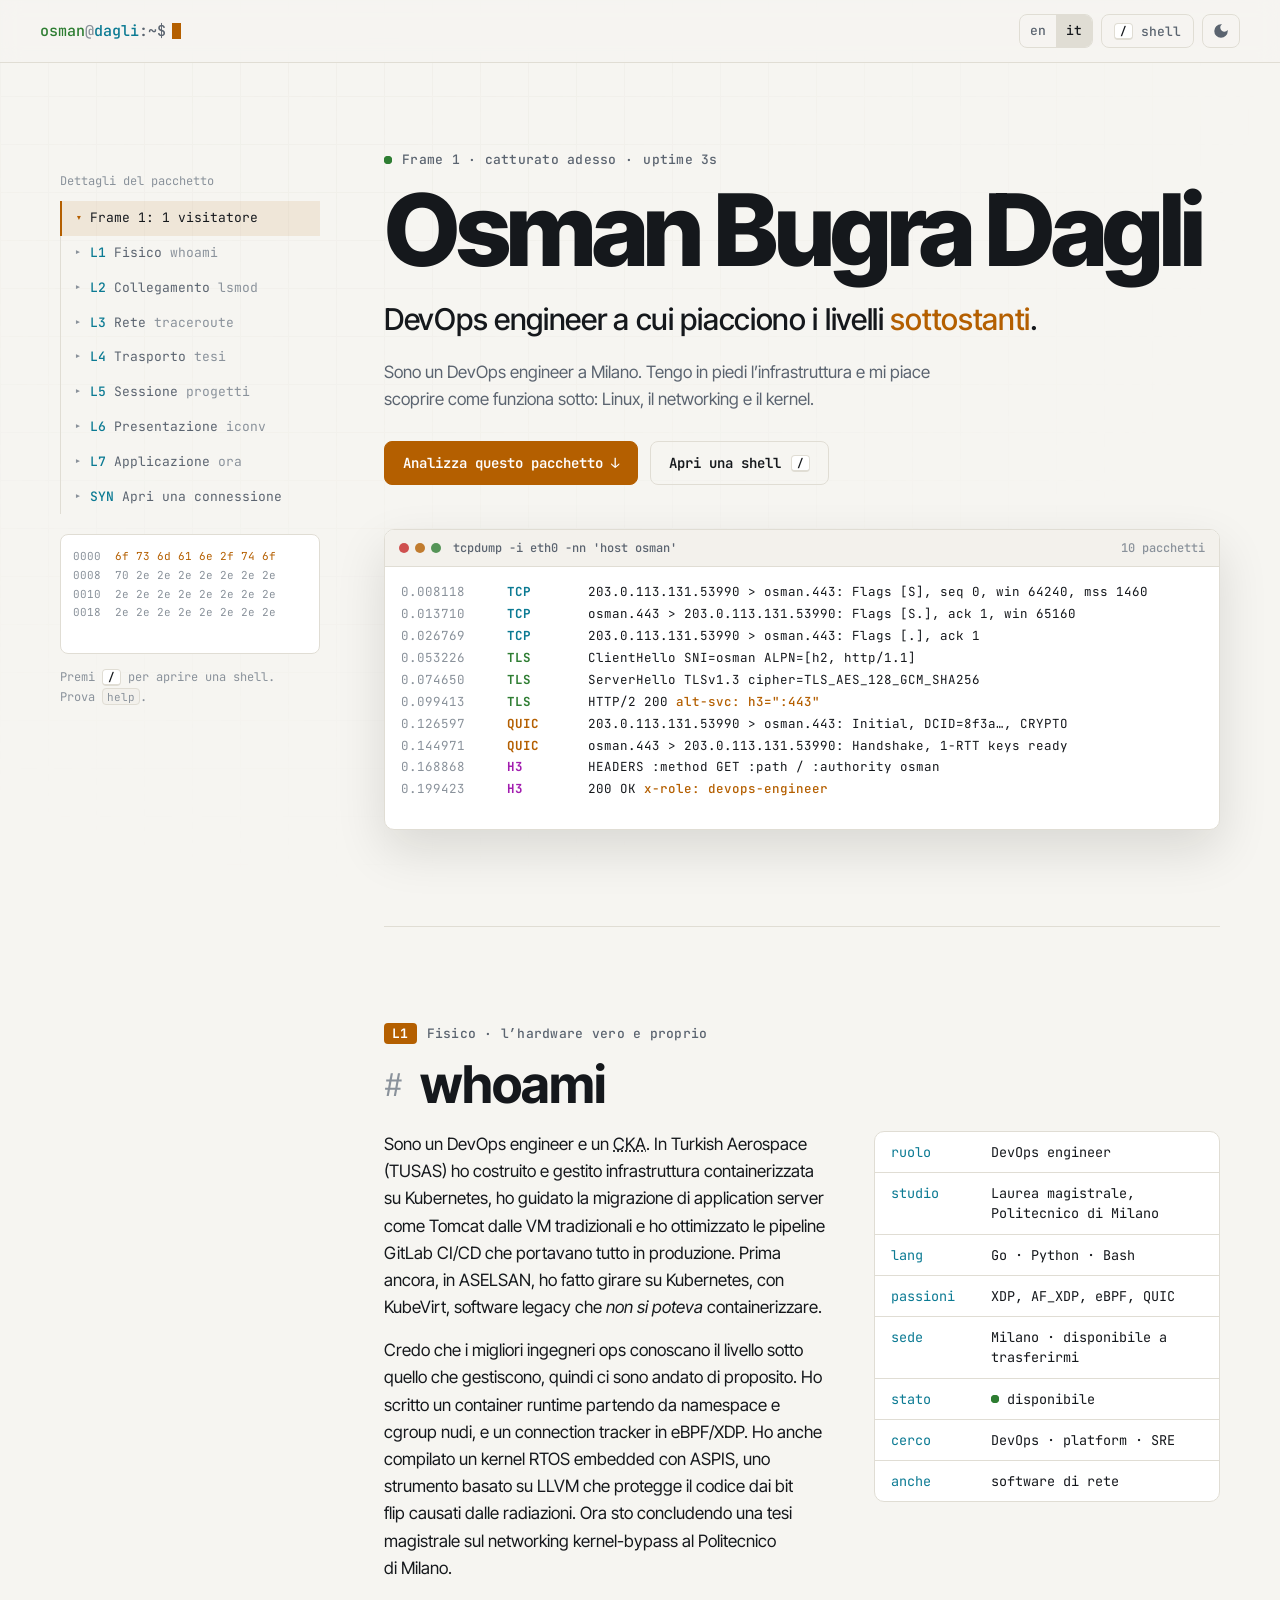
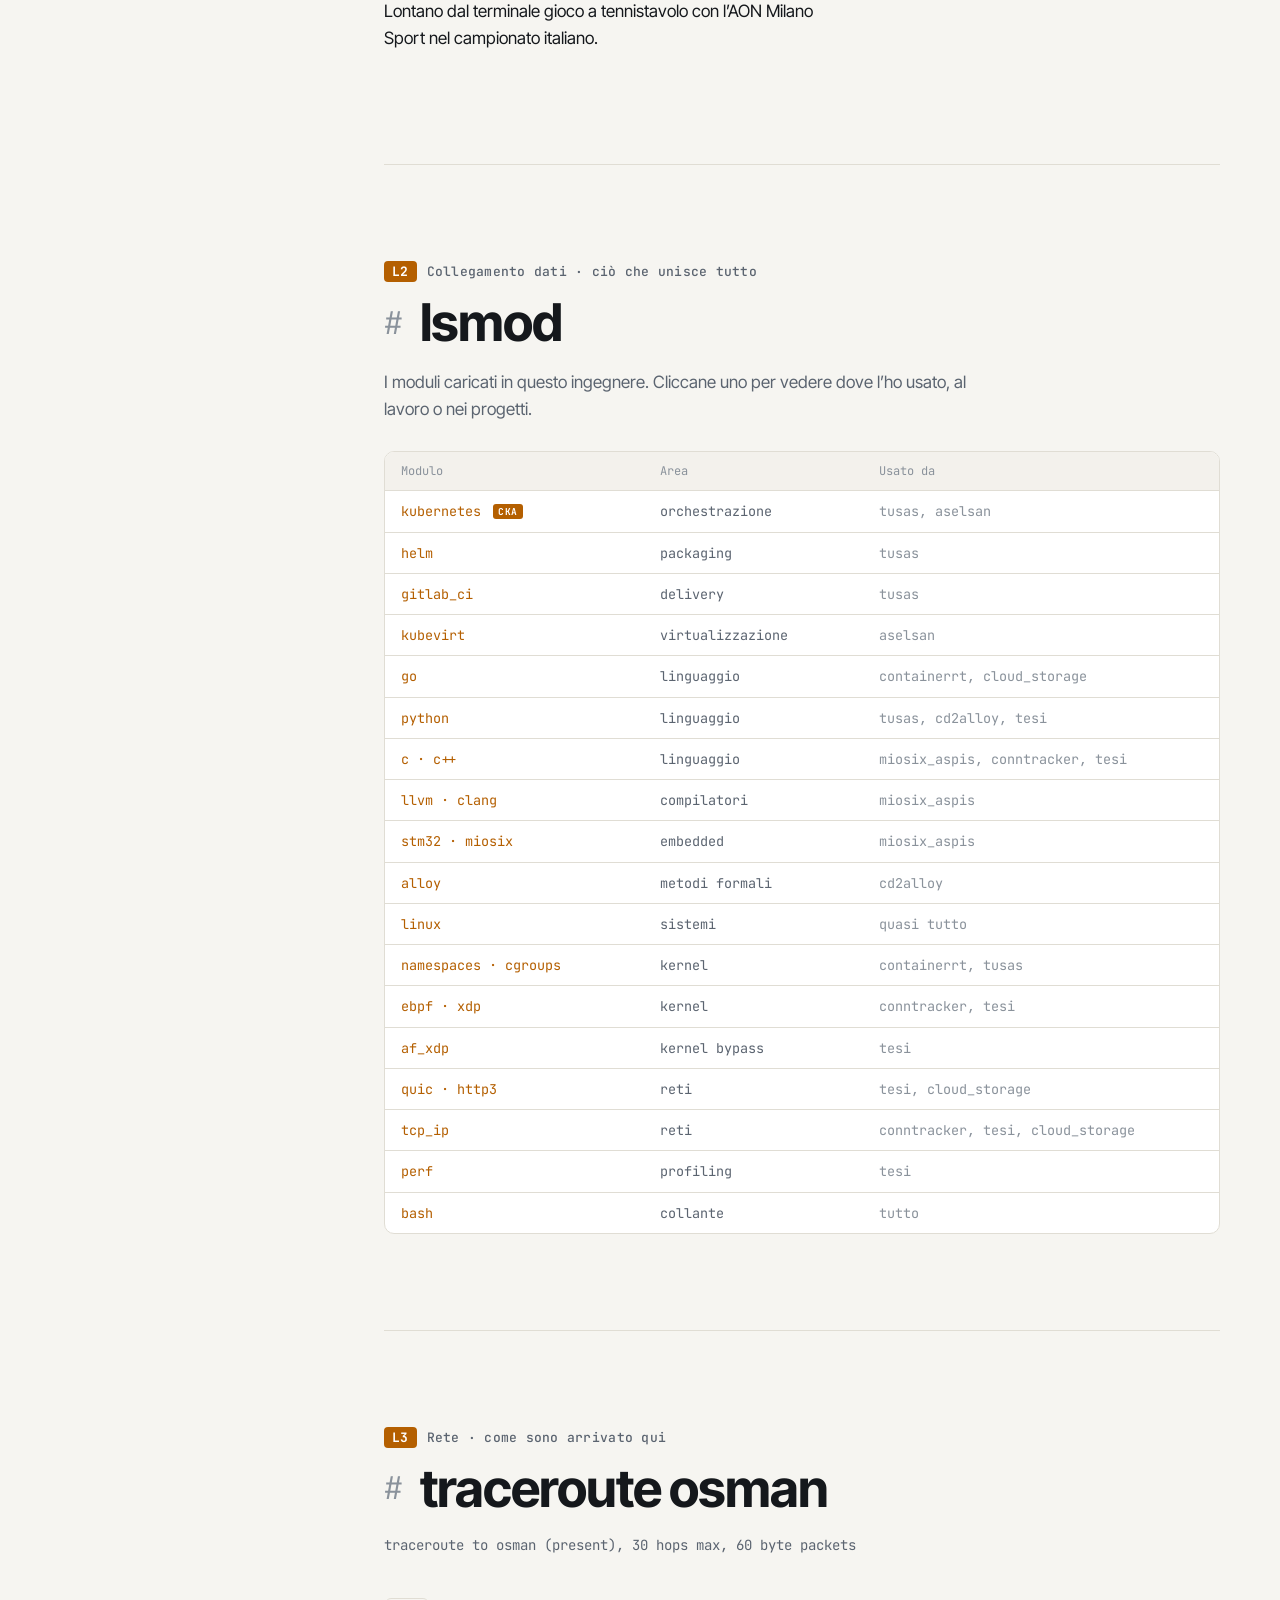
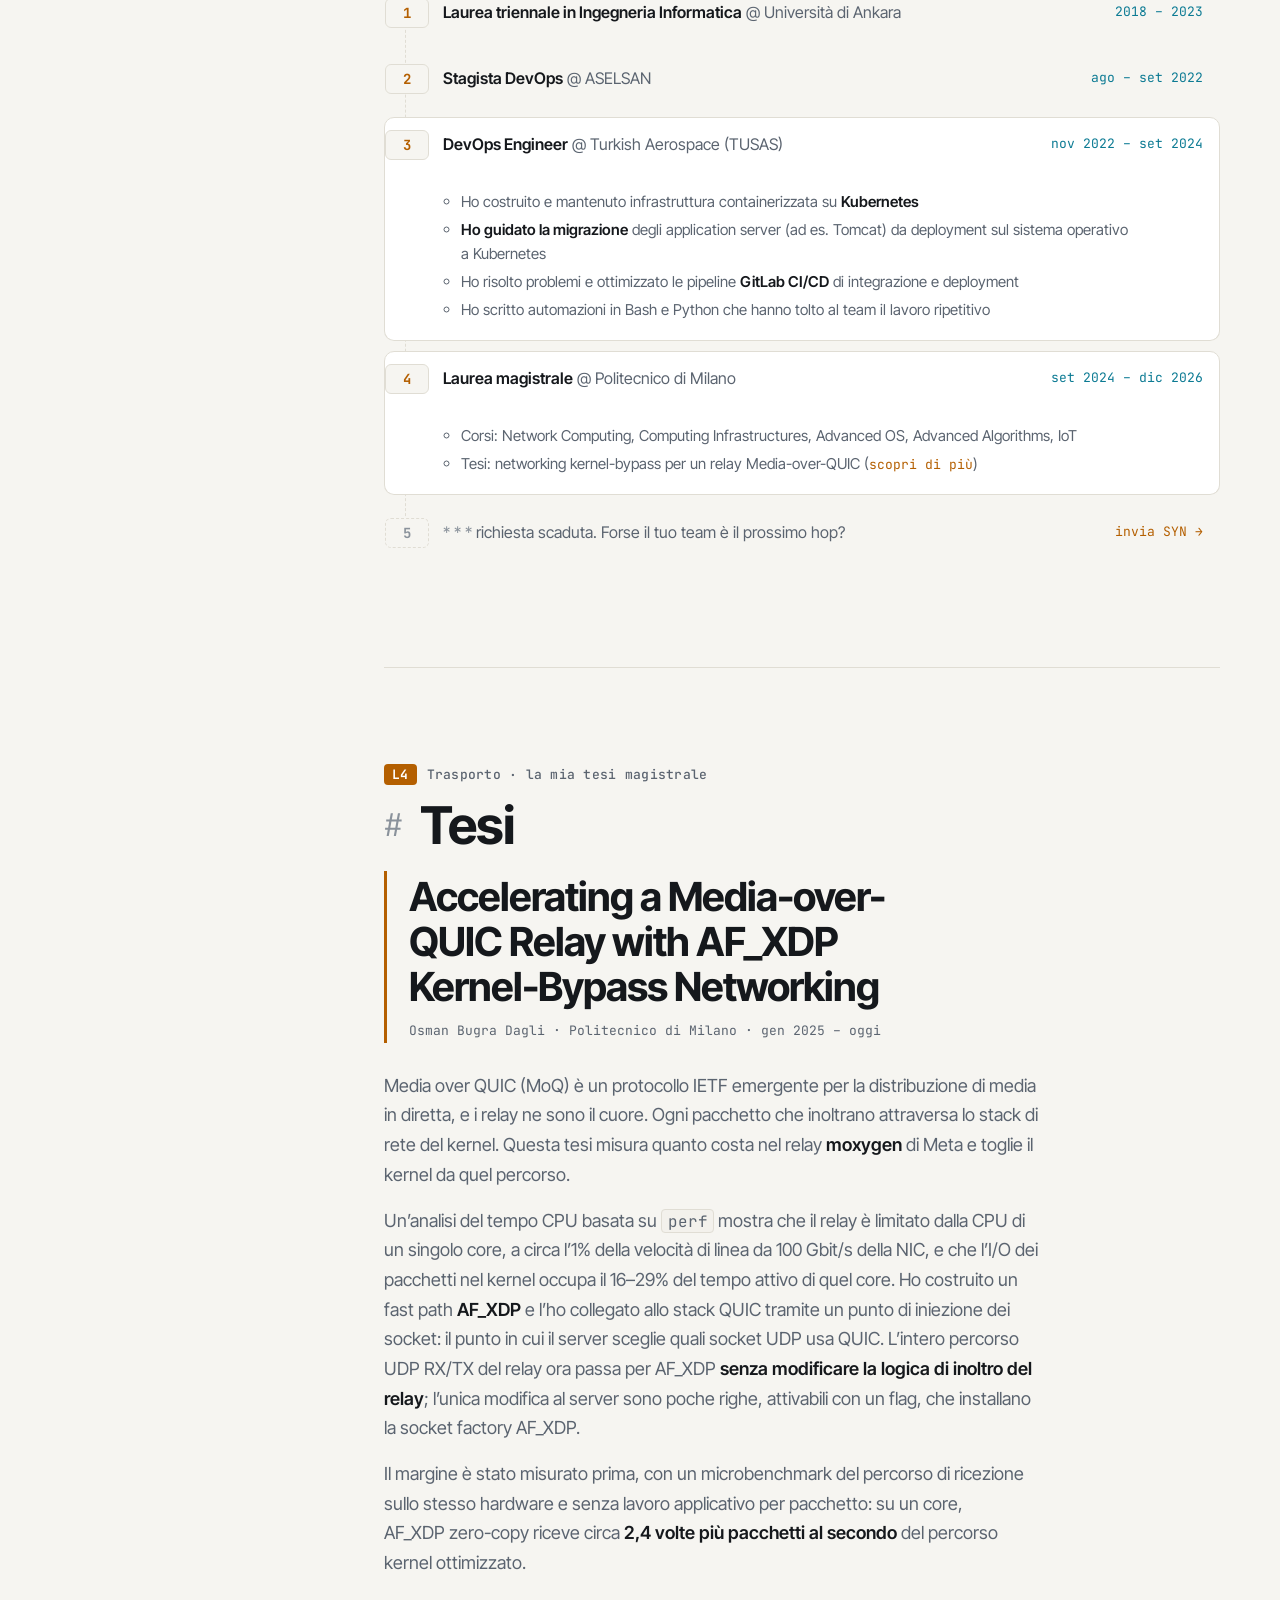
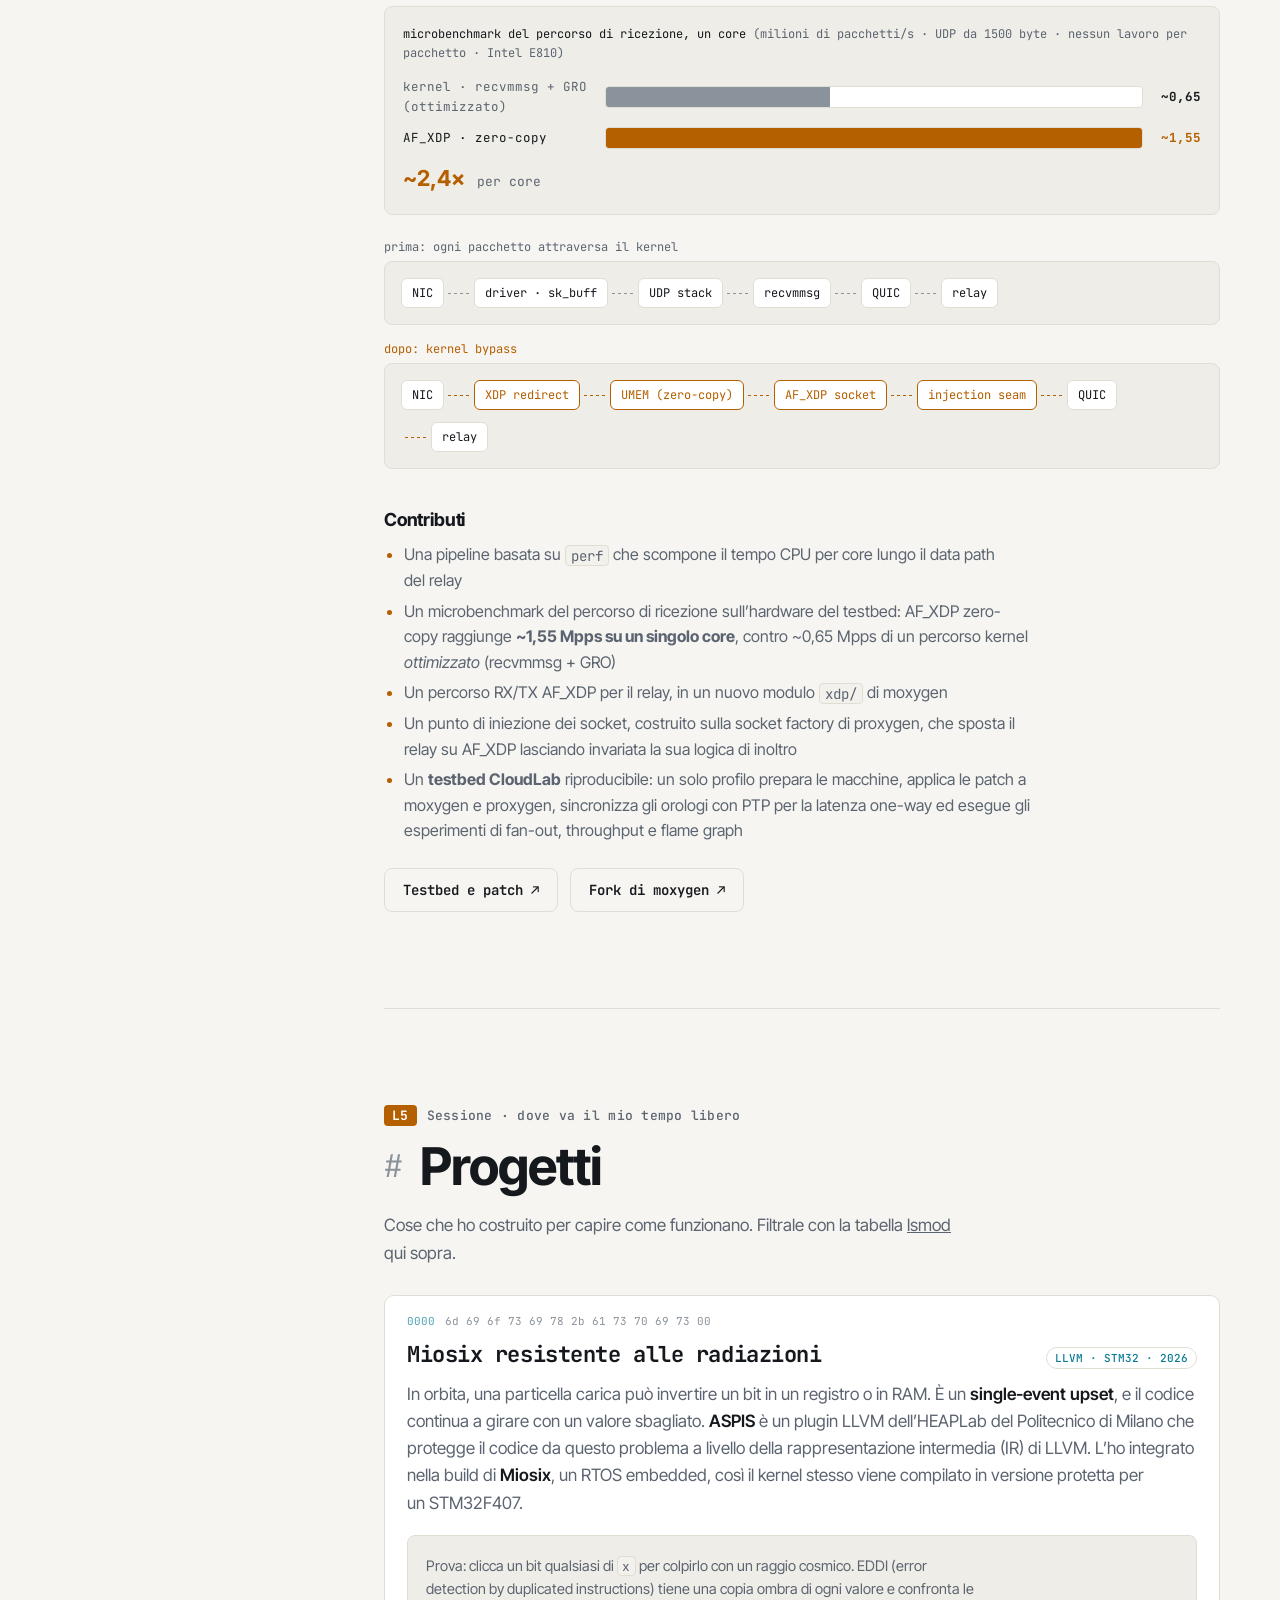
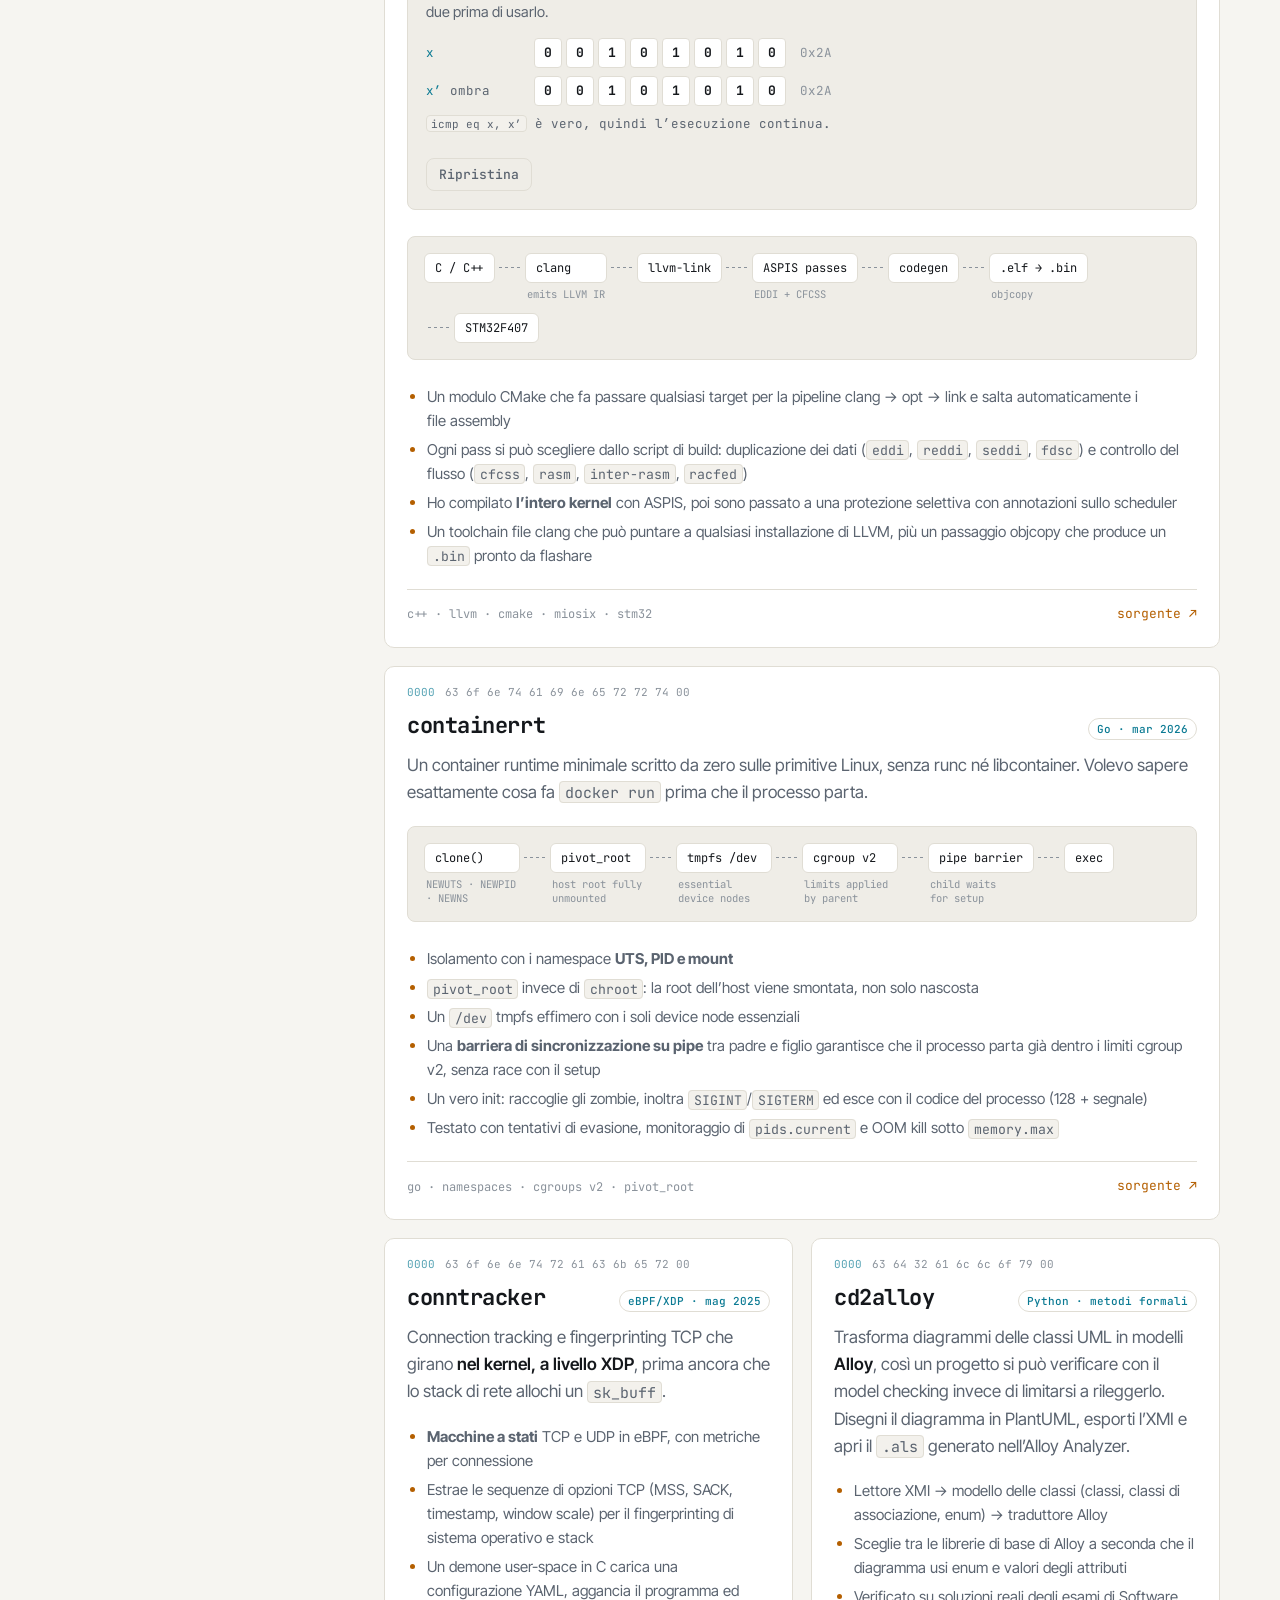
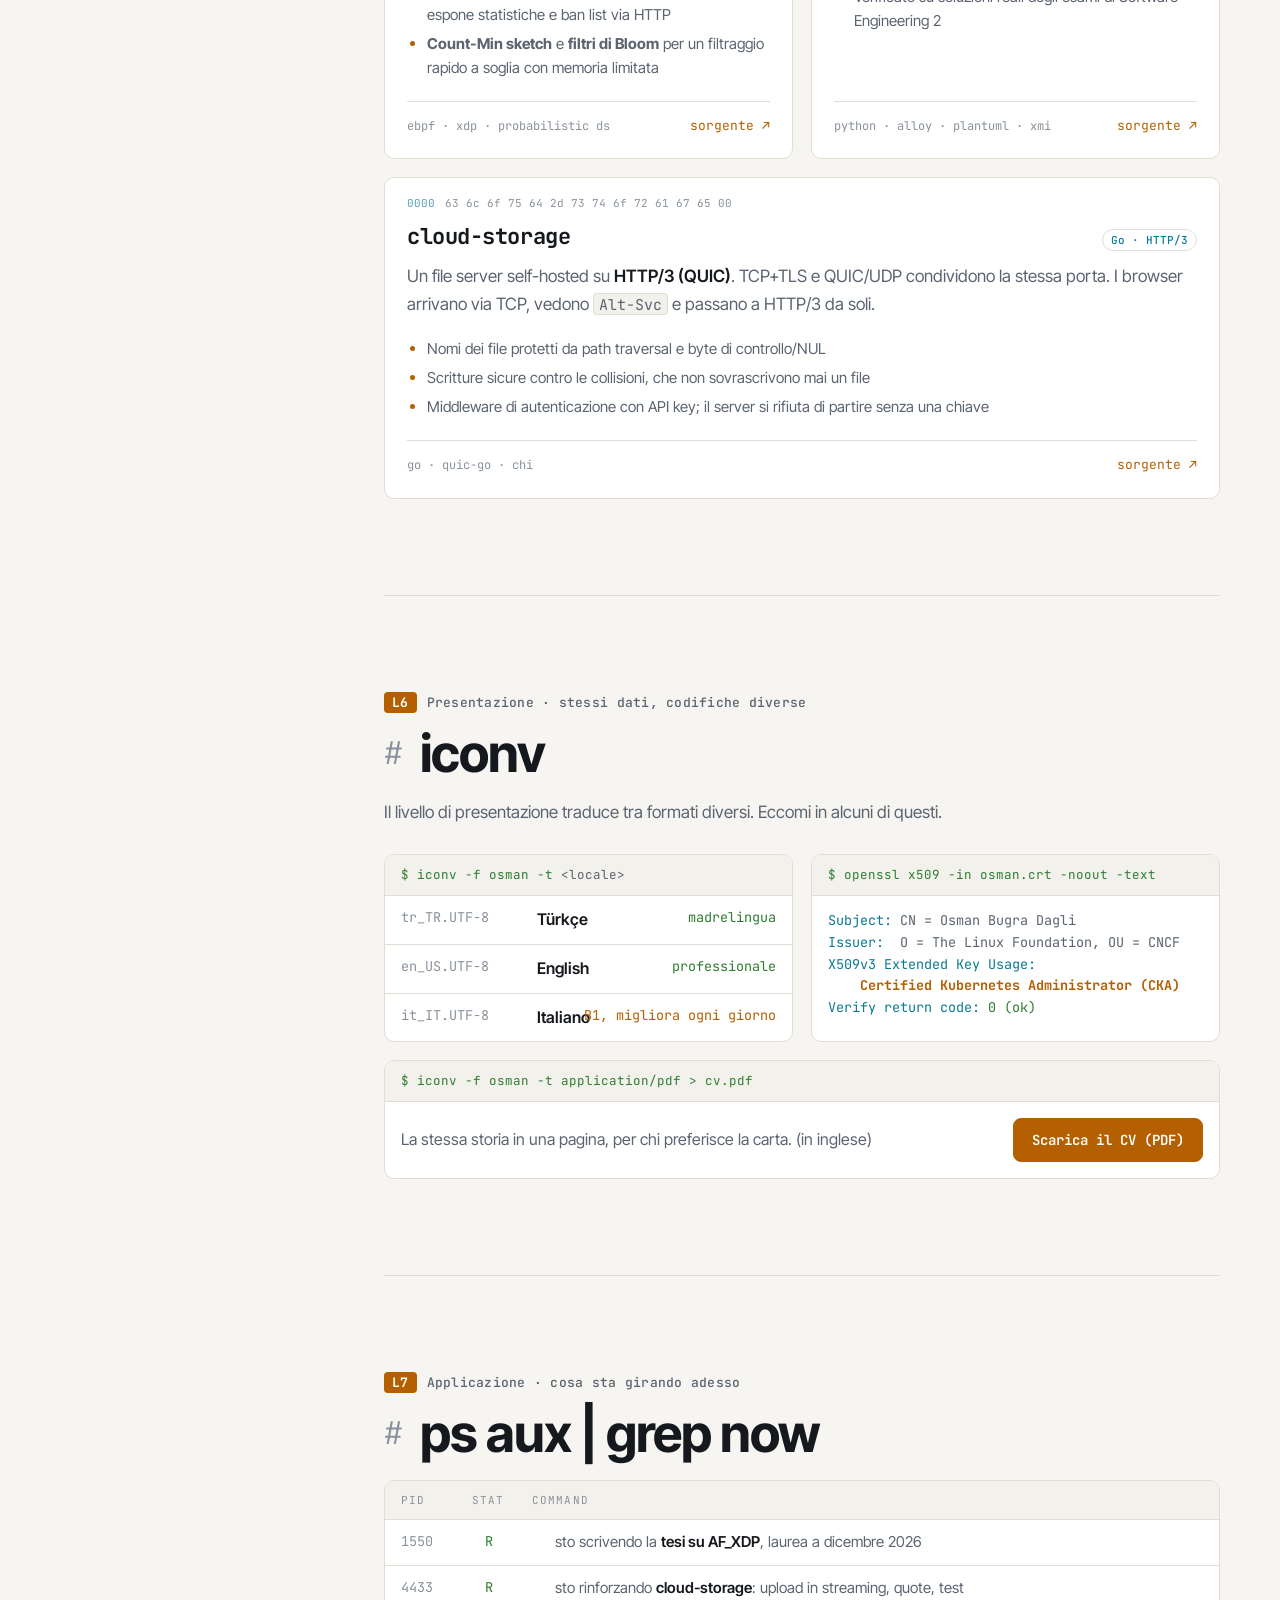
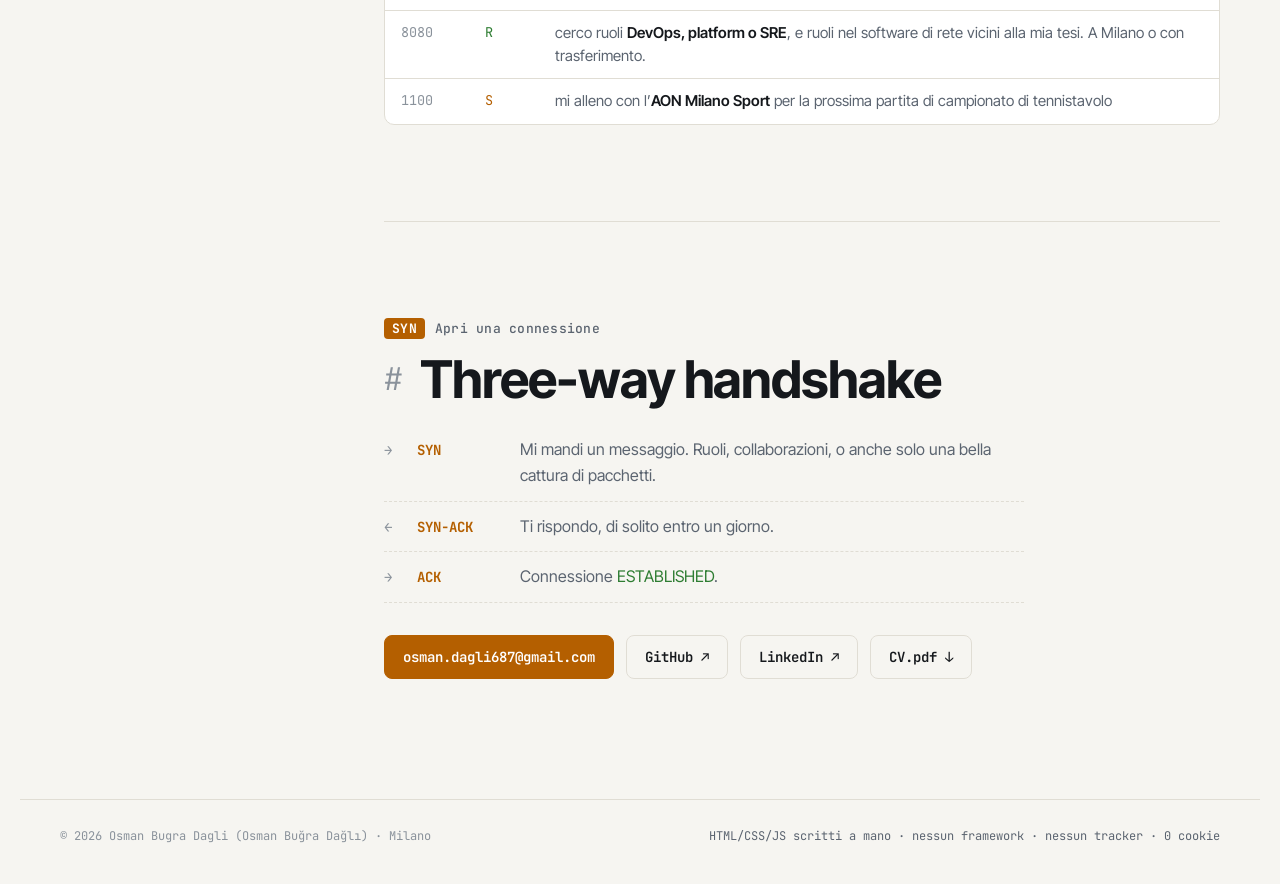
<file: it/index.html>
<!doctype html>
<html lang="it">
<head>
<meta charset="utf-8">
<meta name="viewport" content="width=device-width, initial-scale=1, viewport-fit=cover">
<title>Osman Bugra Dagli — DevOps & Sistemi</title>
<meta name="description" content="Osman Bugra Dagli — DevOps engineer (CKA) e studente magistrale al Politecnico di Milano che lavora sotto l’astrazione: Kubernetes, AF_XDP, eBPF/XDP, QUIC, internals di Linux, Go.">
<meta property="og:title" content="Osman Bugra Dagli — DevOps & Sistemi">
<meta property="og:description" content="DevOps engineer. Kubernetes di giorno, networking kernel-bypass di notte.">
<meta property="og:type" content="website">
<meta property="og:url" content="https://osmandagli.com/it/">
<meta property="og:locale" content="it_IT">
<meta property="og:locale:alternate" content="en_US">
<link rel="canonical" href="https://osmandagli.com/it/">
<link rel="alternate" hreflang="en" href="https://osmandagli.com/">
<link rel="alternate" hreflang="it" href="https://osmandagli.com/it/">
<link rel="alternate" hreflang="x-default" href="https://osmandagli.com/">
<script type="application/ld+json">
{
  "@context": "https://schema.org",
  "@type": "Person",
  "name": "Osman Bugra Dagli",
  "alternateName": ["Osman Buğra Dağlı", "Osman Dagli", "Osman Dağlı"],
  "url": "https://osmandagli.com/it/",
  "jobTitle": "DevOps Engineer",
  "email": "mailto:osman.dagli687@gmail.com",
  "address": { "@type": "PostalAddress", "addressLocality": "Milano", "addressCountry": "IT" },
  "alumniOf": [
    { "@type": "CollegeOrUniversity", "name": "Ankara University" },
    { "@type": "CollegeOrUniversity", "name": "Politecnico di Milano" }
  ],
  "hasCredential": { "@type": "EducationalOccupationalCredential", "name": "Certified Kubernetes Administrator (CKA)" },
  "knowsAbout": ["DevOps", "Kubernetes", "Linux", "AF_XDP", "eBPF", "QUIC", "Go", "Networking"],
  "sameAs": ["https://github.com/osmandagli", "https://www.linkedin.com/in/osman-bugra-dagli-8273551a5/"]
}
</script>
<meta name="theme-color" content="#0B0E12" media="(prefers-color-scheme: dark)">
<meta name="theme-color" content="#F6F5F1" media="(prefers-color-scheme: light)">
<link rel="icon" href="data:image/svg+xml,%3Csvg xmlns='http://www.w3.org/2000/svg' viewBox='0 0 32 32'%3E%3Crect width='32' height='32' rx='6' fill='%230B0E12'/%3E%3Ctext x='5' y='22' font-family='monospace' font-size='16' font-weight='700' fill='%23FFB547'%3E%3E_%3C/text%3E%3C/svg%3E">
<link rel="preconnect" href="https://fonts.googleapis.com">
<link rel="preconnect" href="https://fonts.gstatic.com" crossorigin>
<link rel="stylesheet" href="https://fonts.googleapis.com/css2?family=Inter+Tight:wght@400;500;600;700;800&family=JetBrains+Mono:wght@400;500;700&display=swap">
<link rel="stylesheet" href="../style.css">
<script>
  // Apply saved theme before paint to avoid a flash.
  try { var t = localStorage.getItem("theme"); if (t) document.documentElement.dataset.theme = t; } catch (e) {}
</script>
</head>
<body>
<a class="skip" href="#main">Vai al contenuto</a>

<!-- Italian copy of /index.html. Keep the two in sync when content changes. -->

<header class="topbar">
  <a class="prompt" translate="no" href="#top" aria-label="Torna all’inizio">
    <span class="p-user">osman</span><span class="p-at">@</span><span class="p-host">dagli</span><span class="p-path">:~$</span><span class="cursor" aria-hidden="true"></span>
  </a>
  <div class="topbar-actions">
    <nav class="lang-switch" aria-label="Lingua">
      <a href="../" hreflang="en" lang="en" title="English">en</a>
      <a aria-current="page" title="Italiano">it</a>
    </nav>
    <button class="btn-ghost" id="open-shell" type="button" title="Apri una shell (premi /)">
      <span class="kbd">/</span> shell
    </button>
    <button class="btn-ghost icon" id="theme-toggle" type="button" aria-label="Cambia tema chiaro/scuro">
      <svg viewBox="0 0 24 24" width="18" height="18" aria-hidden="true"><path fill="currentColor" d="M12 3a9 9 0 1 0 9 9c0-.46-.04-.92-.1-1.36a5.39 5.39 0 0 1-4.4 2.26 5.4 5.4 0 0 1-3.14-9.8c-.44-.06-.9-.1-1.36-.1z"/></svg>
    </button>
  </div>
</header>

<div class="layout" id="top">

  <!-- Wireshark-style packet dissection = site navigation -->
  <aside class="rail" aria-label="Sezioni">
    <p class="rail-title">Dettagli del pacchetto</p>
    <ol class="dissect">
      <li><a href="#top" data-sec="top"><span class="tw" aria-hidden="true">▸</span> Frame 1: 1 visitatore</a></li>
      <li><a href="#whoami" data-sec="whoami"><span class="tw" aria-hidden="true">▸</span> <b>L1</b> Fisico <i>whoami</i></a></li>
      <li><a href="#toolbox" data-sec="toolbox"><span class="tw" aria-hidden="true">▸</span> <b>L2</b> Collegamento <i>lsmod</i></a></li>
      <li><a href="#route" data-sec="route"><span class="tw" aria-hidden="true">▸</span> <b>L3</b> Rete <i>traceroute</i></a></li>
      <li><a href="#thesis" data-sec="thesis"><span class="tw" aria-hidden="true">▸</span> <b>L4</b> Trasporto <i>tesi</i></a></li>
      <li><a href="#projects" data-sec="projects"><span class="tw" aria-hidden="true">▸</span> <b>L5</b> Sessione <i>progetti</i></a></li>
      <li><a href="#encodings" data-sec="encodings"><span class="tw" aria-hidden="true">▸</span> <b>L6</b> Presentazione <i>iconv</i></a></li>
      <li><a href="#now" data-sec="now"><span class="tw" aria-hidden="true">▸</span> <b>L7</b> Applicazione <i>ora</i></a></li>
      <li><a href="#connect" data-sec="connect"><span class="tw" aria-hidden="true">▸</span> <b>SYN</b> Apri una connessione</a></li>
    </ol>
    <div class="rail-hex" aria-hidden="true" id="rail-hex"></div>
    <p class="rail-hint">Premi <span class="kbd">/</span> per aprire una shell. Prova <code>help</code>.</p>
  </aside>

  <main id="main" tabindex="-1">

    <!-- ===================== HERO ===================== -->
    <section class="hero" data-section="top">
      <p class="kicker"><span class="dot live" aria-hidden="true"></span> Frame 1 · catturato adesso · <span id="uptime">uptime 0s</span></p>
      <h1>Osman Bugra Dagli</h1>
      <p class="lede">DevOps engineer a cui piacciono i livelli <em>sottostanti</em>.</p>
      <p class="hero-copy">
        Sono un DevOps engineer a Milano. Tengo in piedi l’infrastruttura e mi piace scoprire come funziona
        sotto: Linux, il networking e il kernel.
      </p>
      <div class="hero-cta">
        <a class="btn" href="#whoami">Analizza questo pacchetto ↓</a>
        <button class="btn btn-outline" type="button" data-open-shell>Apri una shell <span class="kbd">/</span></button>
      </div>

      <figure class="capture" translate="no" aria-label="Cattura di pacchetti simulata della tua visita a questo sito">
        <figcaption>
          <span class="cap-dots" aria-hidden="true"><i></i><i></i><i></i></span>
          <span>tcpdump -i eth0 -nn 'host osman'</span>
          <span class="cap-count" id="cap-count">0 pacchetti</span>
        </figcaption>
        <div class="cap-body" id="capture" role="log" aria-live="off"></div>
      </figure>
    </section>

    <!-- ===================== L1 WHOAMI ===================== -->
    <section id="whoami" data-section="whoami">
      <p class="kicker"><span class="layer">L1</span> Fisico · l’hardware vero e proprio</p>
      <h2>whoami</h2>
      <div class="split">
        <div class="prose">
          <p>
            Sono un DevOps engineer e un <abbr title="Certified Kubernetes Administrator">CKA</abbr>. In Turkish Aerospace (TUSAS)
            ho costruito e gestito infrastruttura containerizzata su Kubernetes, ho guidato la migrazione di application server
            come Tomcat dalle VM tradizionali e ho ottimizzato le pipeline GitLab CI/CD che portavano tutto in produzione.
            Prima ancora, in ASELSAN, ho fatto girare su Kubernetes, con KubeVirt, software legacy che <em>non si poteva</em> containerizzare.
          </p>
          <p>
            Credo che i migliori ingegneri ops conoscano il livello sotto quello che gestiscono, quindi ci sono andato di proposito.
            Ho scritto un container runtime partendo da namespace e cgroup nudi, e un connection tracker in eBPF/XDP. Ho anche
            compilato un kernel RTOS embedded con ASPIS, uno strumento basato su LLVM che protegge il codice dai bit flip causati dalle radiazioni. Ora sto concludendo una tesi magistrale sul networking kernel-bypass al Politecnico di Milano.
          </p>
          <p>
            Lontano dal terminale gioco a tennistavolo con l’AON Milano Sport nel campionato italiano.
          </p>
        </div>

        <dl class="spec" aria-label="In breve">
          <div><dt>ruolo</dt><dd>DevOps engineer</dd></div>
          <div><dt>studio</dt><dd>Laurea magistrale, Politecnico di Milano</dd></div>
          <div><dt>lang</dt><dd>Go · Python · Bash</dd></div>
          <div><dt>passioni</dt><dd>XDP, AF_XDP, eBPF, QUIC</dd></div>
          <div><dt>sede</dt><dd>Milano · disponibile a trasferirmi</dd></div>
          <div><dt>stato</dt><dd><span class="dot live" aria-hidden="true"></span> disponibile</dd></div>
          <div><dt>cerco</dt><dd>DevOps · platform · SRE</dd></div>
          <div><dt>anche</dt><dd>software di rete</dd></div>
        </dl>
      </div>
    </section>

    <!-- ===================== L2 TOOLBOX ===================== -->
    <section id="toolbox" data-section="toolbox">
      <p class="kicker"><span class="layer">L2</span> Collegamento dati · ciò che unisce tutto</p>
      <h2>lsmod</h2>
      <p class="section-sub">I moduli caricati in questo ingegnere. Cliccane uno per vedere dove l’ho usato, al lavoro o nei progetti.</p>

      <div class="lsmod" translate="no" role="group" aria-label="Competenze. Selezionane una per filtrare carriera, tesi e progetti">
        <div class="lsmod-row head" aria-hidden="true">
          <span>Modulo</span><span>Area</span><span>Usato da</span>
        </div>
        <!-- data-skill must match tokens in data-skills on .proj and .hop -->
        <button class="lsmod-row" data-skill="kubernetes" type="button"><span>kubernetes <small class="badge">CKA</small></span><span>orchestrazione</span><span>tusas, aselsan</span></button>
        <button class="lsmod-row" data-skill="helm" type="button"><span>helm</span><span>packaging</span><span>tusas</span></button>
        <button class="lsmod-row" data-skill="cicd" type="button"><span>gitlab_ci</span><span>delivery</span><span>tusas</span></button>
        <button class="lsmod-row" data-skill="kubevirt" type="button"><span>kubevirt</span><span>virtualizzazione</span><span>aselsan</span></button>
        <button class="lsmod-row" data-skill="go" type="button"><span>go</span><span>linguaggio</span><span>containerrt, cloud_storage</span></button>
        <button class="lsmod-row" data-skill="python" type="button"><span>python</span><span>linguaggio</span><span>tusas, cd2alloy, tesi</span></button>
        <button class="lsmod-row" data-skill="c" type="button"><span>c · c++</span><span>linguaggio</span><span>miosix_aspis, conntracker, tesi</span></button>
        <button class="lsmod-row" data-skill="llvm" type="button"><span>llvm · clang</span><span>compilatori</span><span>miosix_aspis</span></button>
        <button class="lsmod-row" data-skill="embedded" type="button"><span>stm32 · miosix</span><span>embedded</span><span>miosix_aspis</span></button>
        <button class="lsmod-row" data-skill="formal" type="button"><span>alloy</span><span>metodi formali</span><span>cd2alloy</span></button>
        <button class="lsmod-row" data-skill="linux" type="button"><span>linux</span><span>sistemi</span><span>quasi tutto</span></button>
        <button class="lsmod-row" data-skill="containers" type="button"><span>namespaces · cgroups</span><span>kernel</span><span>containerrt, tusas</span></button>
        <button class="lsmod-row" data-skill="xdp" type="button"><span>ebpf · xdp</span><span>kernel</span><span>conntracker, tesi</span></button>
        <button class="lsmod-row" data-skill="afxdp" type="button"><span>af_xdp</span><span>kernel bypass</span><span>tesi</span></button>
        <button class="lsmod-row" data-skill="quic" type="button"><span>quic · http3</span><span>reti</span><span>tesi, cloud_storage</span></button>
        <button class="lsmod-row" data-skill="networking" type="button"><span>tcp_ip</span><span>reti</span><span>conntracker, tesi, cloud_storage</span></button>
        <button class="lsmod-row" data-skill="perf" type="button"><span>perf</span><span>profiling</span><span>tesi</span></button>
        <button class="lsmod-row" data-skill="bash" type="button"><span>bash</span><span>collante</span><span>tutto</span></button>
      </div>
    </section>

    <!-- ===================== L3 ROUTE ===================== -->
    <section id="route" data-section="route">
      <p class="kicker"><span class="layer">L3</span> Rete · come sono arrivato qui</p>
      <h2>traceroute osman</h2>
      <p class="section-sub mono">traceroute to osman (present), 30 hops max, 60 byte packets</p>

      <ol class="hops">
        <li class="hop" data-skills="linux python networking">
          <details>
            <summary>
              <span class="hop-n">1</span>
              <span class="hop-host"><b>Laurea triennale in Ingegneria Informatica</b> <span class="muted">@ Università di Ankara</span></span>
              <span class="hop-rtt">2018 – 2023</span>
            </summary>
            <ul class="hop-body">
              <li>Laureato con una media di <b>3,81 / 4,0</b> (GPA)</li>
              <li>Ho iniziato a lavorare nell’industria durante gli studi, prima come stagista in ASELSAN e poi in TUSAS</li>
            </ul>
          </details>
        </li>
        <li class="hop" data-skills="kubernetes kubevirt linux">
          <details>
            <summary>
              <span class="hop-n">2</span>
              <span class="hop-host"><b>Stagista DevOps</b> <span class="muted">@ ASELSAN</span></span>
              <span class="hop-rtt">ago – set 2022</span>
            </summary>
            <ul class="hop-body">
              <li>Con <b>KubeVirt</b> ho fatto girare come VM su Kubernetes software legacy non containerizzabile, così VM e container condividevano un unico control plane</li>
            </ul>
          </details>
        </li>
        <li class="hop" data-skills="kubernetes helm cicd containers linux bash python">
          <details open>
            <summary>
              <span class="hop-n">3</span>
              <span class="hop-host"><b>DevOps Engineer</b> <span class="muted">@ Turkish Aerospace (TUSAS)</span></span>
              <span class="hop-rtt">nov 2022 – set 2024</span>
            </summary>
            <ul class="hop-body">
              <li>Ho costruito e mantenuto infrastruttura containerizzata su <b>Kubernetes</b></li>
              <li><b>Ho guidato la migrazione</b> degli application server (ad es. Tomcat) da deployment sul sistema operativo a Kubernetes</li>
              <li>Ho risolto problemi e ottimizzato le pipeline <b>GitLab CI/CD</b> di integrazione e deployment</li>
              <li>Ho scritto automazioni in Bash e Python che hanno tolto al team il lavoro ripetitivo</li>
            </ul>
          </details>
        </li>
        <li class="hop" data-skills="afxdp xdp quic perf networking linux">
          <details open>
            <summary>
              <span class="hop-n">4</span>
              <span class="hop-host"><b>Laurea magistrale</b> <span class="muted">@ Politecnico di Milano</span></span>
              <span class="hop-rtt">set 2024 – dic 2026</span>
            </summary>
            <ul class="hop-body">
              <li>Corsi: Network Computing, Computing Infrastructures, Advanced OS, Advanced Algorithms, IoT</li>
              <li>Tesi: networking kernel-bypass per un relay Media-over-QUIC (<a class="link" href="#thesis">scopri di più</a>)</li>
            </ul>
          </details>
        </li>
        <li class="hop hop-next">
          <div class="hop-static">
            <span class="hop-n">5</span>
            <span class="hop-host">* * * <span class="muted">richiesta scaduta. Forse il tuo team è il prossimo hop?</span></span>
            <a class="hop-rtt link" href="#connect">invia SYN →</a>
          </div>
        </li>
      </ol>
    </section>

    <!-- ===================== L4 THESIS ===================== -->
    <section id="thesis" data-section="thesis" class="thesis" data-skills="afxdp xdp quic perf networking linux python c">
      <p class="kicker"><span class="layer">L4</span> Trasporto · la mia tesi magistrale</p>
      <h2>Tesi</h2>

      <div class="thesis-head">
        <h3 class="thesis-title" lang="en">Accelerating a Media-over-QUIC Relay with AF_XDP Kernel-Bypass Networking</h3>
        <p class="thesis-meta">Osman Bugra Dagli · Politecnico di Milano · gen 2025 – oggi</p>
      </div>

      <div class="thesis-abstract">
        <p>
          Media over QUIC (MoQ) è un protocollo IETF emergente per la distribuzione di media in diretta, e i relay ne sono il cuore.
          Ogni pacchetto che inoltrano attraversa lo stack di rete del kernel. Questa tesi misura quanto costa
          nel relay <strong>moxygen</strong> di Meta e toglie il kernel da quel percorso.
        </p>
        <p>
          Un’analisi del tempo CPU basata su <code>perf</code> mostra che il relay è limitato dalla CPU di un singolo core, a circa
          l’1% della velocità di linea da 100&nbsp;Gbit/s della NIC, e che l’I/O dei pacchetti nel kernel occupa il 16–29% del tempo
          attivo di quel core. Ho costruito un fast path <strong>AF_XDP</strong> e l’ho collegato allo stack QUIC tramite un
          punto di iniezione dei socket: il punto in cui il server sceglie quali socket UDP usa QUIC. L’intero percorso
          UDP RX/TX del relay ora passa per AF_XDP <strong>senza modificare la logica di inoltro del relay</strong>; l’unica
          modifica al server sono poche righe, attivabili con un flag, che installano la socket factory AF_XDP.
        </p>
        <p>
          Il margine è stato misurato prima, con un microbenchmark del percorso di ricezione sullo stesso hardware e senza
          lavoro applicativo per pacchetto: su un core, AF_XDP zero-copy riceve circa <strong>2,4 volte più pacchetti al
          secondo</strong> del percorso kernel ottimizzato.
        </p>
      </div>

          <div class="bench" role="img" aria-label="Microbenchmark del percorso di ricezione su un core, pacchetti UDP da 1500 byte, nessun lavoro per pacchetto: AF_XDP zero-copy circa 1,55 milioni di pacchetti al secondo contro circa 0,65 milioni del kernel ottimizzato con recvmmsg e GRO">
            <p class="bench-title">microbenchmark del percorso di ricezione, un core <span class="muted">(milioni di pacchetti/s · UDP da 1500 byte · nessun lavoro per pacchetto · Intel E810)</span></p>
            <div class="bench-row">
              <span class="bench-label">kernel · recvmmsg + GRO (ottimizzato)</span>
              <span class="bench-bar"><i style="--w: 41.9%"></i></span>
              <span class="bench-val">~0,65</span>
            </div>
            <div class="bench-row win">
              <span class="bench-label">AF_XDP · zero-copy</span>
              <span class="bench-bar"><i style="--w: 100%"></i></span>
              <span class="bench-val">~1,55</span>
            </div>
            <p class="bench-foot"><b>~2,4×</b> per core</p>
          </div>

          <div class="paths">
            <div>
              <p class="path-title muted">prima: ogni pacchetto attraversa il kernel</p>
              <ol class="flow" translate="no">
                <li><span>NIC</span></li>
                <li><span>driver · sk_buff</span></li>
                <li><span>UDP stack</span></li>
                <li><span>recvmmsg</span></li>
                <li><span>QUIC</span></li>
                <li><span>relay</span></li>
              </ol>
            </div>
            <div>
              <p class="path-title">dopo: kernel bypass</p>
              <ol class="flow hot" translate="no">
                <li><span>NIC</span></li>
                <li><span>XDP redirect</span></li>
                <li><span>UMEM (zero-copy)</span></li>
                <li><span>AF_XDP socket</span></li>
                <li><span>injection seam</span></li>
                <li><span>QUIC</span></li>
                <li><span>relay</span></li>
              </ol>
            </div>
          </div>


      <h4 class="thesis-sub">Contributi</h4>
      <ul class="bullets thesis-list">
        <li>Una pipeline basata su <code>perf</code> che scompone il tempo CPU per core lungo il data path del relay</li>
        <li>Un microbenchmark del percorso di ricezione sull’hardware del testbed: AF_XDP zero-copy raggiunge <b>~1,55&nbsp;Mpps su un singolo core</b>, contro ~0,65&nbsp;Mpps di un percorso kernel <em>ottimizzato</em> (recvmmsg + GRO)</li>
        <li>Un percorso RX/TX AF_XDP per il relay, in un nuovo modulo <code>xdp/</code> di moxygen</li>
        <li>Un punto di iniezione dei socket, costruito sulla socket factory di proxygen, che sposta il relay su AF_XDP lasciando invariata la sua logica di inoltro</li>
        <li>Un <b>testbed CloudLab</b> riproducibile: un solo profilo prepara le macchine, applica le patch a moxygen e proxygen, sincronizza gli orologi con PTP per la latenza one-way ed esegue gli esperimenti di fan-out, throughput e flame graph</li>
      </ul>

      <div class="thesis-links">
        <a class="btn btn-outline" href="https://github.com/osmandagli/cloudlab-profile" target="_blank" rel="noopener">Testbed e patch ↗</a>
        <a class="btn btn-outline" href="https://github.com/osmandagli/moxygen" target="_blank" rel="noopener">Fork di moxygen ↗</a>
      </div>
    </section>

    <!-- ===================== L5 PROJECTS ===================== -->
    <section id="projects" data-section="projects">
      <p class="kicker"><span class="layer">L5</span> Sessione · dove va il mio tempo libero</p>
      <h2>Progetti</h2>
      <p class="section-sub filter-status" id="filter-status" aria-live="polite">Cose che ho costruito per capire come funzionano. Filtrale con la tabella <a href="#toolbox">lsmod</a> qui sopra.</p>

      <div class="projects">

        <!-- ---------- ASPIS x MIOSIX ---------- -->
        <article class="proj featured" data-skills="llvm embedded c linux" id="p-aspis">
          <div class="hexline" data-hex="miosix+aspis"></div>
          <header>
            <h3>Miosix resistente alle radiazioni</h3>
            <span class="tag">LLVM · STM32 · 2026</span>
          </header>
          <p>
            In orbita, una particella carica può invertire un bit in un registro o in RAM. È un <strong>single-event upset</strong>,
            e il codice continua a girare con un valore sbagliato. <strong>ASPIS</strong> è un plugin LLVM dell’HEAPLab del Politecnico di Milano
            che protegge il codice da questo problema a livello della rappresentazione intermedia (IR) di LLVM. L’ho integrato nella build di <strong>Miosix</strong>, un RTOS
            embedded, così il kernel stesso viene compilato in versione protetta per un STM32F407.
          </p>

          <div class="seu" id="seu">
            <p class="seu-title">Prova: clicca un bit qualsiasi di <code>x</code> per colpirlo con un raggio cosmico. EDDI (error detection by duplicated instructions) tiene una copia ombra di ogni valore e confronta le due prima di usarlo.</p>
            <div class="seu-reg">
              <span class="seu-name">x</span>
              <span class="bits" id="seu-a" role="group" aria-label="Registro x, clicca un bit per invertirlo"></span>
              <span class="seu-hex" id="seu-a-hex">0x2A</span>
            </div>
            <div class="seu-reg">
              <span class="seu-name">x′ <span class="muted">ombra</span></span>
              <span class="bits" id="seu-b" aria-hidden="true"></span>
              <span class="seu-hex">0x2A</span>
            </div>
            <p class="seu-status" id="seu-status" aria-live="polite"><code>icmp eq x, x′</code> è vero, quindi l’esecuzione continua.</p>
            <button type="button" class="btn-ghost" id="seu-reset" hidden>Ripristina</button>
          </div>

          <ol class="flow" translate="no">
            <li><span>C / C++</span></li>
            <li><span>clang</span><small>emits LLVM IR</small></li>
            <li><span>llvm-link</span></li>
            <li><span>ASPIS passes</span><small>EDDI + CFCSS</small></li>
            <li><span>codegen</span></li>
            <li><span>.elf → .bin</span><small>objcopy</small></li>
            <li><span>STM32F407</span></li>
          </ol>
          <ul class="bullets">
            <li>Un modulo CMake che fa passare qualsiasi target per la pipeline clang → opt → link e salta automaticamente i file assembly</li>
            <li>Ogni pass si può scegliere dallo script di build: duplicazione dei dati (<code>eddi</code>, <code>reddi</code>, <code>seddi</code>, <code>fdsc</code>) e controllo del flusso (<code>cfcss</code>, <code>rasm</code>, <code>inter-rasm</code>, <code>racfed</code>)</li>
            <li>Ho compilato <b>l’intero kernel</b> con ASPIS, poi sono passato a una protezione selettiva con annotazioni sullo scheduler</li>
            <li>Un toolchain file clang che può puntare a qualsiasi installazione di LLVM, più un passaggio objcopy che produce un <code>.bin</code> pronto da flashare</li>
          </ul>
          <footer>
            <span class="stack">c++ · llvm · cmake · miosix · stm32</span>
            <a class="link" href="https://github.com/osmandagli/miosix-kernel/tree/clang" target="_blank" rel="noopener">sorgente ↗</a>
          </footer>
        </article>

        <!-- ---------- CONTAINERRT ---------- -->
        <article class="proj featured" data-skills="go containers linux" id="p-containerrt">
          <div class="hexline" data-hex="containerrt"></div>
          <header>
            <h3>containerrt</h3>
            <span class="tag">Go · mar 2026</span>
          </header>
          <p>
            Un container runtime minimale scritto da zero sulle primitive Linux, senza runc né libcontainer.
            Volevo sapere esattamente cosa fa <code>docker run</code> prima che il processo parta.
          </p>
          <ol class="flow" translate="no">
            <li><span>clone()</span><small>NEWUTS · NEWPID · NEWNS</small></li>
            <li><span>pivot_root</span><small>host root fully unmounted</small></li>
            <li><span>tmpfs /dev</span><small>essential device nodes</small></li>
            <li><span>cgroup v2</span><small>limits applied by parent</small></li>
            <li><span>pipe barrier</span><small>child waits for setup</small></li>
            <li><span>exec</span></li>
          </ol>
          <ul class="bullets">
            <li>Isolamento con i namespace <b>UTS, PID e mount</b></li>
            <li><code>pivot_root</code> invece di <code>chroot</code>: la root dell’host viene smontata, non solo nascosta</li>
            <li>Un <code>/dev</code> tmpfs effimero con i soli device node essenziali</li>
            <li>Una <b>barriera di sincronizzazione su pipe</b> tra padre e figlio garantisce che il processo parta già dentro i limiti cgroup v2, senza race con il setup</li>
            <li>Un vero init: raccoglie gli zombie, inoltra <code>SIGINT</code>/<code>SIGTERM</code> ed esce con il codice del processo (128 + segnale)</li>
            <li>Testato con tentativi di evasione, monitoraggio di <code>pids.current</code> e OOM kill sotto <code>memory.max</code></li>
          </ul>
          <footer>
            <span class="stack">go · namespaces · cgroups v2 · pivot_root</span>
            <a class="link" href="https://github.com/osmandagli/container_runtime" target="_blank" rel="noopener">sorgente ↗</a>
          </footer>
        </article>

        <!-- ---------- CONNTRACKER ---------- -->
        <article class="proj" data-skills="xdp networking linux" id="p-conntracker">
          <div class="hexline" data-hex="conntracker"></div>
          <header>
            <h3>conntracker</h3>
            <span class="tag">eBPF/XDP · mag 2025</span>
          </header>
          <p>
            Connection tracking e fingerprinting TCP che girano <strong>nel kernel, a livello XDP</strong>, prima ancora che lo stack
            di rete allochi un <code>sk_buff</code>.
          </p>
          <ul class="bullets">
            <li><b>Macchine a stati</b> TCP e UDP in eBPF, con metriche per connessione</li>
            <li>Estrae le sequenze di opzioni TCP (MSS, SACK, timestamp, window scale) per il fingerprinting di sistema operativo e stack</li>
            <li>Un demone user-space in C carica una configurazione YAML, aggancia il programma ed espone statistiche e ban list via HTTP</li>
            <li><b>Count-Min sketch</b> e <b>filtri di Bloom</b> per un filtraggio rapido a soglia con memoria limitata</li>
          </ul>
          <footer>
            <span class="stack">ebpf · xdp · probabilistic ds</span>
            <a class="link" href="https://github.com/osmandagli/conntracker" target="_blank" rel="noopener">sorgente ↗</a>
          </footer>
        </article>

        <!-- ---------- CD2ALLOY ---------- -->
        <article class="proj" data-skills="python formal" id="p-cd2alloy">
          <div class="hexline" data-hex="cd2alloy"></div>
          <header>
            <h3>cd2alloy</h3>
            <span class="tag">Python · metodi formali</span>
          </header>
          <p>
            Trasforma diagrammi delle classi UML in modelli <strong>Alloy</strong>, così un progetto si può verificare con il model checking
            invece di limitarsi a rileggerlo. Disegni il diagramma in PlantUML, esporti l’XMI e apri il <code>.als</code> generato nell’Alloy Analyzer.
          </p>
          <ul class="bullets">
            <li>Lettore XMI → modello delle classi (classi, classi di associazione, enum) → traduttore Alloy</li>
            <li>Sceglie tra le librerie di base di Alloy a seconda che il diagramma usi enum e valori degli attributi</li>
            <li>Verificato su soluzioni reali degli esami di Software Engineering 2</li>
          </ul>
          <footer>
            <span class="stack">python · alloy · plantuml · xmi</span>
            <a class="link" href="https://github.com/osmandagli/cd2alloy" target="_blank" rel="noopener">sorgente ↗</a>
          </footer>
        </article>

        <!-- ---------- CLOUD-STORAGE ---------- -->
        <article class="proj wide" data-skills="go quic networking linux" id="p-cloud-storage">
          <div class="hexline" data-hex="cloud-storage"></div>
          <header>
            <h3>cloud-storage</h3>
            <span class="tag">Go · HTTP/3</span>
          </header>
          <p>
            Un file server self-hosted su <strong>HTTP/3 (QUIC)</strong>. TCP+TLS e QUIC/UDP condividono la stessa porta.
            I browser arrivano via TCP, vedono <code>Alt-Svc</code> e passano a HTTP/3 da soli.
          </p>
          <ul class="bullets">
            <li>Nomi dei file protetti da path traversal e byte di controllo/NUL</li>
            <li>Scritture sicure contro le collisioni, che non sovrascrivono mai un file</li>
            <li>Middleware di autenticazione con API key; il server si rifiuta di partire senza una chiave</li>
          </ul>
          <footer>
            <span class="stack">go · quic-go · chi</span>
            <a class="link" href="https://github.com/osmandagli/cloud-storage" target="_blank" rel="noopener">sorgente ↗</a>
          </footer>
        </article>

      </div>
    </section>

    <!-- ===================== L6 PRESENTATION ===================== -->
    <section id="encodings" data-section="encodings">
      <p class="kicker"><span class="layer">L6</span> Presentazione · stessi dati, codifiche diverse</p>
      <h2>iconv</h2>
      <p class="section-sub">Il livello di presentazione traduce tra formati diversi. Eccomi in alcuni di questi.</p>

      <div class="enc">
        <div class="enc-block">
          <p class="enc-cmd" translate="no">$ iconv -f osman -t <span class="muted">&lt;locale&gt;</span></p>
          <div class="enc-rows" role="table" aria-label="Lingue parlate">
            <div class="enc-row" role="row"><span role="cell">tr_TR.UTF-8</span><span role="cell" lang="tr">Türkçe</span><span role="cell" class="ok">madrelingua</span></div>
            <div class="enc-row" role="row"><span role="cell">en_US.UTF-8</span><span role="cell" lang="en">English</span><span role="cell" class="ok">professionale</span></div>
            <div class="enc-row" role="row"><span role="cell">it_IT.UTF-8</span><span role="cell">Italiano</span><span role="cell" class="warn">B1, migliora ogni giorno</span></div>
          </div>
        </div>

        <div class="enc-block">
          <p class="enc-cmd" translate="no">$ openssl x509 -in osman.crt -noout -text</p>
          <pre class="x509" translate="no"><span class="k">Subject:</span> CN = Osman Bugra Dagli
<span class="k">Issuer:</span>  O = The Linux Foundation, OU = CNCF
<span class="k">X509v3 Extended Key Usage:</span>
    <b>Certified Kubernetes Administrator (CKA)</b>
<span class="k">Verify return code:</span> <span class="ok">0 (ok)</span></pre>
        </div>

        <div class="enc-block enc-wide">
          <p class="enc-cmd" translate="no">$ iconv -f osman -t application/pdf &gt; cv.pdf</p>
          <div class="enc-cv">
            <p>La stessa storia in una pagina, per chi preferisce la carta. <span class="muted">(in inglese)</span></p>
            <a class="btn" href="../OsmanBugraDagli_CV.pdf" download>Scarica il CV (PDF)</a>
          </div>
        </div>
      </div>
    </section>

    <!-- ===================== L7 NOW ===================== -->
    <section id="now" data-section="now">
      <p class="kicker"><span class="layer">L7</span> Applicazione · cosa sta girando adesso</p>
      <h2>ps aux | grep now</h2>
      <div class="ps" role="table" aria-label="Attività in corso">
        <div class="ps-row head" role="row"><span role="columnheader">PID</span><span role="columnheader">STAT</span><span role="columnheader">COMMAND</span></div>
        <div class="ps-row" role="row"><span role="cell">1550</span><span role="cell" class="ok">R</span><span role="cell">sto scrivendo la <b>tesi su AF_XDP</b>, laurea a dicembre 2026</span></div>
        <div class="ps-row" role="row"><span role="cell">4433</span><span role="cell" class="ok">R</span><span role="cell">sto rinforzando <b>cloud-storage</b>: upload in streaming, quote, test</span></div>
        <div class="ps-row" role="row"><span role="cell">8080</span><span role="cell" class="ok">R</span><span role="cell">cerco ruoli <b>DevOps, platform o SRE</b>, e ruoli nel software di rete vicini alla mia tesi. A Milano o con trasferimento.</span></div>
        <div class="ps-row" role="row"><span role="cell">1100</span><span role="cell" class="warn">S</span><span role="cell">mi alleno con l’<b>AON Milano Sport</b> per la prossima partita di campionato di tennistavolo</span></div>
      </div>
    </section>

    <!-- ===================== CONNECT ===================== -->
    <section id="connect" data-section="connect">
      <p class="kicker"><span class="layer">SYN</span> Apri una connessione</p>
      <h2>Three-way handshake</h2>
      <ol class="handshake">
        <li><span class="hs-dir">→</span><span class="hs-flag">SYN</span><span>Mi mandi un messaggio. Ruoli, collaborazioni, o anche solo una bella cattura di pacchetti.</span></li>
        <li><span class="hs-dir">←</span><span class="hs-flag">SYN-ACK</span><span>Ti rispondo, di solito entro un giorno.</span></li>
        <li><span class="hs-dir">→</span><span class="hs-flag">ACK</span><span>Connessione <span class="ok">ESTABLISHED</span>.</span></li>
      </ol>
      <div class="connect-links">
        <a class="btn" href="mailto:osman.dagli687@gmail.com">osman.dagli687@gmail.com</a>
        <a class="btn btn-outline" href="https://github.com/osmandagli" target="_blank" rel="noopener">GitHub ↗</a>
        <a class="btn btn-outline" href="https://www.linkedin.com/in/osman-bugra-dagli-8273551a5/" target="_blank" rel="noopener">LinkedIn ↗</a>
        <a class="btn btn-outline" href="../OsmanBugraDagli_CV.pdf" download>CV.pdf ↓</a>
      </div>
    </section>

  </main>
</div>

<footer class="site-foot">
  <span>© <span id="year">2026</span> Osman Bugra Dagli (<span lang="tr">Osman Buğra Dağlı</span>) · Milano</span>
  <span class="muted">HTML/CSS/JS scritti a mano · nessun framework · nessun tracker · 0 cookie</span>
</footer>

<!-- ===================== SHELL ===================== -->
<dialog class="shell" translate="no" id="shell" aria-label="Shell interattiva">
  <div class="shell-bar">
    <span class="cap-dots" aria-hidden="true"><i></i><i></i><i></i></span>
    <span>visitor@osman: ~</span>
    <button type="button" class="shell-close" id="shell-close" aria-label="Chiudi la shell">esc</button>
  </div>
  <div class="shell-out" id="shell-out" aria-live="polite"></div>
  <form class="shell-in" id="shell-form" autocomplete="off">
    <label for="shell-input" class="shell-ps1">visitor@osman:~$</label>
    <input id="shell-input" name="cmd" type="text" autocomplete="off" enterkeyhint="go" spellcheck="false" autocapitalize="off" autocorrect="off">
  </form>
</dialog>

<script src="../main.js"></script>
</body>
</html>
</file>
<file: style.css>
/* ============================================================
   TOKENS
   ============================================================ */
:root {
  --bg: #0B0E12;
  --bg-2: #0F1318;
  --surface: #13181F;
  --surface-2: #1A2029;
  --line: #242D38;
  --ink: #E6EDF3;
  --muted: #8C99A6;
  --faint: #56626E;
  --accent: #FFB547;
  --accent-ink: #1A1204;
  --accent-soft: rgba(255, 181, 71, .12);
  --cyan: #5CCFE6;
  --green: #7FD962;
  --red: #FF6B6B;
  --todo: #E879F9;
  --todo-bg: rgba(232, 121, 249, .10);
  --shadow: 0 20px 60px rgba(0, 0, 0, .45);

  --f-sans: "Inter Tight", system-ui, -apple-system, "Segoe UI", sans-serif;
  --f-mono: "JetBrains Mono", ui-monospace, "SFMono-Regular", Menlo, Consolas, monospace;

  --radius: 10px;
  --gutter: clamp(16px, 4vw, 40px);
  color-scheme: dark;
}

:root[data-theme="light"] {
  --bg: #F6F5F1;
  --bg-2: #EFEDE7;
  --surface: #FFFFFF;
  --surface-2: #F3F1EC;
  --line: #E0DDD4;
  --ink: #15181C;
  --muted: #5B6470;
  --faint: #8A929B;
  --accent: #B45F00;
  --accent-ink: #FFFFFF;
  --accent-soft: rgba(180, 95, 0, .10);
  --cyan: #0B7A93;
  --green: #2E7D32;
  --red: #C62828;
  --todo: #A21CAF;
  --todo-bg: rgba(162, 28, 175, .08);
  --shadow: 0 20px 50px rgba(20, 20, 10, .12);
  color-scheme: light;
}

@media (prefers-color-scheme: light) {
  :root:not([data-theme="dark"]) {
    --bg: #F6F5F1;
    --bg-2: #EFEDE7;
    --surface: #FFFFFF;
    --surface-2: #F3F1EC;
    --line: #E0DDD4;
    --ink: #15181C;
    --muted: #5B6470;
    --faint: #8A929B;
    --accent: #B45F00;
    --accent-ink: #FFFFFF;
    --accent-soft: rgba(180, 95, 0, .10);
    --cyan: #0B7A93;
    --green: #2E7D32;
    --red: #C62828;
    --todo: #A21CAF;
    --todo-bg: rgba(162, 28, 175, .08);
    --shadow: 0 20px 50px rgba(20, 20, 10, .12);
    color-scheme: light;
  }
}

/* ============================================================
   BASE
   ============================================================ */
*, *::before, *::after { box-sizing: border-box; }
html { scroll-behavior: smooth; scroll-padding-top: 80px; }
body {
  margin: 0;
  background: var(--bg);
  color: var(--ink);
  font: 400 17px/1.6 var(--f-sans);
  -webkit-font-smoothing: antialiased;
  overflow-x: hidden;
  overflow-x: clip; /* clip doesn't make body a scroll container, which breaks sticky in Safari */
  padding-left: env(safe-area-inset-left);
  padding-right: env(safe-area-inset-right);
}
body::before { /* faint grid, like graph paper for packets */
  content: "";
  position: fixed; inset: 0;
  background-image:
    linear-gradient(var(--line) 1px, transparent 1px),
    linear-gradient(90deg, var(--line) 1px, transparent 1px);
  background-size: 48px 48px;
  opacity: .25;
  mask-image: radial-gradient(ellipse at 30% 0%, #000 0%, transparent 70%);
  pointer-events: none;
  z-index: -1;
}
a { color: inherit; }
code, .mono, kbd { font-family: var(--f-mono); }
code { font-size: .88em; background: var(--surface-2); border: 1px solid var(--line); padding: .05em .35em; border-radius: 4px; }
::selection { background: var(--accent); color: var(--accent-ink); }
:focus-visible { outline: 2px solid var(--accent); outline-offset: 3px; border-radius: 4px; }
a, button, summary { touch-action: manipulation; -webkit-tap-highlight-color: var(--accent-soft); }
h1, h2, h3, h4 { text-wrap: balance; }
p, li { text-wrap: pretty; }
main:focus { outline: none; } /* focus target for the skip link only */
.skip {
  position: fixed; top: 10px; left: 10px; z-index: 100;
  padding: 10px 14px; border-radius: 8px;
  font: 600 14px var(--f-mono); background: var(--accent); color: var(--accent-ink); text-decoration: none;
  transform: translateY(-150%);
}
.skip:focus-visible { transform: none; }
.muted { color: var(--muted); }
.ok { color: var(--green); }
.warn { color: var(--accent); }

/* Placeholder marker — remove class="todo" once filled in */
.todo {
  background: var(--todo-bg);
  outline: 1px dashed var(--todo);
  outline-offset: 2px;
  border-radius: 3px;
}

/* ============================================================
   TOP BAR
   ============================================================ */
.topbar {
  position: sticky; top: 0; z-index: 20;
  display: flex; align-items: center; justify-content: space-between;
  padding: 14px var(--gutter);
  background: color-mix(in srgb, var(--bg) 82%, transparent);
  backdrop-filter: blur(10px);
  -webkit-backdrop-filter: blur(10px);
  border-bottom: 1px solid var(--line);
}
.prompt { font: 500 15px var(--f-mono); text-decoration: none; display: flex; align-items: center; }
.p-user { color: var(--green); }
.p-at { color: var(--faint); }
.p-host { color: var(--cyan); }
.p-path { color: var(--muted); }
.cursor { width: .6em; height: 1.1em; margin-left: 6px; background: var(--accent); animation: blink 1.1s steps(1) infinite; }
@keyframes blink { 50% { opacity: 0; } }
.topbar-actions { display: flex; gap: 8px; }

.btn-ghost {
  display: inline-flex; align-items: center; gap: 8px;
  font: 500 13px var(--f-mono); color: var(--muted);
  background: transparent; border: 1px solid var(--line); border-radius: 8px;
  padding: 7px 12px; cursor: pointer;
}
.btn-ghost:hover { color: var(--ink); border-color: var(--faint); }
.btn-ghost.icon { padding: 7px 9px; }
.lang-switch { display: inline-flex; border: 1px solid var(--line); border-radius: 8px; overflow: hidden; }
.lang-switch a { font: 500 13px var(--f-mono); color: var(--muted); padding: 7px 10px; text-decoration: none; }
.lang-switch a[href]:hover { color: var(--ink); }
.lang-switch a[aria-current] { color: var(--ink); background: var(--line); }
.lang-switch a:focus-visible { outline-offset: -2px; }
.kbd {
  font: 600 11px var(--f-mono);
  border: 1px solid var(--line); border-bottom-width: 2px;
  border-radius: 4px; padding: 0 5px; color: var(--ink); background: var(--surface);
}

/* ============================================================
   LAYOUT
   ============================================================ */
.layout {
  display: grid;
  grid-template-columns: 260px minmax(0, 1fr);
  gap: clamp(24px, 5vw, 72px);
  max-width: 1240px;
  margin: 0 auto;
  padding: 0 var(--gutter);
}
main { min-width: 0; }
section { padding: 96px 0 24px; }
section + section { border-top: 1px solid var(--line); margin-top: 72px; }

.kicker {
  display: flex; align-items: center; gap: 10px; flex-wrap: wrap;
  font: 500 13px var(--f-mono); color: var(--muted); margin: 0 0 14px;
  letter-spacing: .02em;
}
.layer {
  font-weight: 700; color: var(--accent-ink); background: var(--accent);
  padding: 2px 8px; border-radius: 4px;
}
h1, h2, h3 { font-family: var(--f-sans); line-height: 1.05; margin: 0; letter-spacing: -.02em; }
h2 { font-size: clamp(32px, 5vw, 52px); font-weight: 700; margin-bottom: 18px; }
h2::before { content: "# "; color: var(--faint); font-family: var(--f-mono); font-weight: 400; font-size: .6em; vertical-align: .25em; }
.section-sub { color: var(--muted); margin: 0 0 28px; max-width: 60ch; }
.section-sub.mono { font-size: 14px; }

/* ============================================================
   RAIL (packet dissection nav)
   ============================================================ */
.rail {
  position: sticky; top: 76px; align-self: start;
  padding-top: 96px;
  font-family: var(--f-mono); font-size: 13px;
}
.rail-title { color: var(--faint); font-size: 12px; margin: 0 0 10px; }
.dissect { list-style: none; margin: 0; padding: 0; border-left: 1px solid var(--line); }
.dissect a {
  display: block; padding: 7px 12px; margin-left: -1px;
  color: var(--muted); text-decoration: none;
  border-left: 2px solid transparent;
  white-space: nowrap; overflow: hidden; text-overflow: ellipsis;
  transition: color .15s, background .15s;
}
.dissect a:hover { color: var(--ink); background: var(--surface); }
.dissect a b { color: var(--cyan); font-weight: 500; }
.dissect a i { font-style: normal; color: var(--faint); }
.dissect .tw { display: inline-block; transition: transform .2s; color: var(--faint); }
.dissect a.active { color: var(--ink); border-left-color: var(--accent); background: var(--accent-soft); }
.dissect a.active .tw { transform: rotate(90deg); color: var(--accent); }
.rail-hex {
  margin-top: 20px; padding: 12px; min-height: 120px;
  border: 1px solid var(--line); border-radius: 8px; background: var(--surface);
  color: var(--faint); font-size: 11px; line-height: 1.7; white-space: pre; overflow: hidden;
}
.rail-hex .hl { color: var(--accent); }
.rail-hint { color: var(--faint); font-size: 12px; margin-top: 14px; }
.rail-hint code { font-size: 11px; }

/* ============================================================
   HERO
   ============================================================ */
.hero { padding-top: 88px; }
.dot { width: 8px; height: 8px; border-radius: 50%; background: var(--faint); display: inline-block; }
.dot.live { background: var(--green); position: relative; }
.dot.live::after {
  content: ""; position: absolute; inset: 0; border-radius: 50%; background: var(--green);
  animation: pulse 2s ease-out 3;
}
@keyframes pulse { from { transform: scale(1); opacity: .6; } to { transform: scale(3); opacity: 0; } }
h1 {
  font-size: clamp(46px, 8.5vw, 100px); font-weight: 800; letter-spacing: -.045em;
  line-height: .95;
}
.lede { font-size: clamp(22px, 3vw, 30px); font-weight: 500; margin: 18px 0 16px; letter-spacing: -.01em; }
.lede em { font-style: normal; color: var(--accent); }
.hero-copy { color: var(--muted); max-width: 58ch; margin: 0 0 28px; }
.hero-copy strong { color: var(--ink); font-weight: 600; }
.hero-cta { display: flex; gap: 12px; flex-wrap: wrap; margin-bottom: 44px; }

.btn {
  display: inline-flex; align-items: center; gap: 10px;
  font: 600 14px var(--f-mono);
  padding: 12px 18px; border-radius: 8px; cursor: pointer;
  background: var(--accent); color: var(--accent-ink);
  border: 1px solid var(--accent); text-decoration: none;
  transition: transform .15s, box-shadow .15s;
}
.btn:hover { transform: translateY(-2px); box-shadow: 0 8px 24px var(--accent-soft); }
.btn-outline { background: transparent; color: var(--ink); border-color: var(--line); }
.btn-outline:hover { border-color: var(--accent); }

/* capture window */
.capture {
  margin: 0; border: 1px solid var(--line); border-radius: var(--radius);
  background: var(--surface); box-shadow: var(--shadow); overflow: hidden;
}
.capture figcaption, .shell-bar {
  display: flex; align-items: center; gap: 12px;
  padding: 10px 14px; border-bottom: 1px solid var(--line);
  font: 500 12px var(--f-mono); color: var(--muted); background: var(--surface-2);
}
.cap-dots { display: inline-flex; gap: 6px; }
.cap-dots i { width: 10px; height: 10px; border-radius: 50%; background: var(--line); }
.cap-dots i:nth-child(1) { background: var(--red); opacity: .8; }
.cap-dots i:nth-child(2) { background: var(--accent); opacity: .8; }
.cap-dots i:nth-child(3) { background: var(--green); opacity: .8; }
.cap-count { margin-left: auto; color: var(--faint); white-space: nowrap; }
.cap-body {
  font: 400 12.5px/1.75 var(--f-mono);
  padding: 14px 16px; height: 262px; overflow: hidden;
}
.pkt {
  display: grid; grid-template-columns: 7.5em 5.5em minmax(0, 1fr); gap: 12px;
  white-space: nowrap; animation: pktIn .35s ease-out both;
}
.pkt .t { color: var(--faint); font-variant-numeric: tabular-nums; }
.pkt .proto { font-weight: 700; }
.pkt .info { overflow: hidden; text-overflow: ellipsis; }
.pkt .info b { color: var(--accent); font-weight: 500; }
.proto.tcp { color: var(--cyan); }
.proto.tls { color: var(--green); }
.proto.quic { color: var(--accent); }
.proto.h3 { color: var(--todo); }
.proto.icmp { color: var(--muted); }
@keyframes pktIn { from { opacity: 0; transform: translateX(-6px); } }

/* ============================================================
   WHOAMI
   ============================================================ */
.split { display: grid; grid-template-columns: minmax(0, 1.3fr) minmax(0, 1fr); gap: 40px; align-items: start; }
.prose p { margin: 0 0 16px; max-width: 62ch; }
.prose q { color: var(--accent); }
.spec {
  margin: 0; border: 1px solid var(--line); border-radius: var(--radius);
  background: var(--surface); font: 13.5px/1.5 var(--f-mono);
}
.spec div { display: grid; grid-template-columns: 6.5em 1fr; gap: 12px; padding: 10px 16px; border-bottom: 1px solid var(--line); }
.spec div:last-child { border-bottom: 0; }
.spec dt { color: var(--cyan); }
.spec dd { margin: 0; display: flex; align-items: center; gap: 8px; }

/* ============================================================
   LSMOD
   ============================================================ */
.lsmod, .ps {
  border: 1px solid var(--line); border-radius: var(--radius);
  background: var(--surface); overflow: hidden;
  font: 13.5px/1.5 var(--f-mono);
}
.lsmod-row {
  display: grid; grid-template-columns: minmax(0, 1.2fr) minmax(0, 1fr) minmax(0, 1.6fr); gap: 16px;
  width: 100%; padding: 10px 16px; text-align: left;
  font: inherit; color: var(--ink); background: transparent;
  border: 0; border-bottom: 1px solid var(--line); cursor: pointer;
  transition: background .12s;
}
.lsmod-row:last-child { border-bottom: 0; }
.lsmod-row span:first-child { color: var(--accent); }
.lsmod-row span:nth-child(2) { color: var(--muted); }
.lsmod-row span:last-child { color: var(--faint); overflow: hidden; text-overflow: ellipsis; white-space: nowrap; }
.lsmod-row:hover { background: var(--surface-2); }
.lsmod-row[aria-pressed="true"] { background: var(--accent-soft); box-shadow: inset 3px 0 0 var(--accent); }
.lsmod-row.head { cursor: default; background: var(--surface-2); color: var(--faint); font-size: 12px; }
.lsmod-row.head span { color: var(--faint) !important; }

/* ============================================================
   TRACEROUTE
   ============================================================ */
.hops { list-style: none; margin: 0; padding: 0; font-family: var(--f-mono); font-size: 14px; position: relative; }
.hops::before { content: ""; position: absolute; left: 21px; top: 20px; bottom: 20px; border-left: 1px dashed var(--line); }
.hop { position: relative; margin-bottom: 10px; }
.hop summary, .hop-static {
  display: grid; grid-template-columns: 44px minmax(0, 1fr) auto; gap: 14px; align-items: center;
  padding: 12px 16px 12px 0; cursor: pointer; list-style: none;
  border: 1px solid transparent; border-radius: var(--radius);
}
.hop summary::-webkit-details-marker { display: none; }
.hop summary:hover { background: var(--surface); border-color: var(--line); }
.hop details[open] summary { background: var(--surface); border-color: var(--line); border-bottom-left-radius: 0; border-bottom-right-radius: 0; }
.hop-n {
  width: 44px; height: 30px; display: grid; place-items: center; position: relative; z-index: 1;
  color: var(--accent); background: var(--bg); border: 1px solid var(--line); border-radius: 6px; font-weight: 700;
}
.hop-host { font-family: var(--f-sans); font-size: 16px; }
.hop-host b { font-weight: 600; }
.hop-rtt { color: var(--cyan); font-size: 13px; white-space: nowrap; font-variant-numeric: tabular-nums; }
.hop-body {
  margin: 0 0 0 58px; padding: 14px 18px 14px 34px;
  border: 1px solid var(--line); border-top: 0; border-radius: 0 0 var(--radius) var(--radius);
  background: var(--surface); font-family: var(--f-sans); font-size: 15px; color: var(--muted);
}
.hop details[open] .hop-body { margin-left: 0; margin-top: -1px; padding-left: 76px; }
.hop-body li { margin: 4px 0; }
.hop-next .hop-static { cursor: default; color: var(--faint); }
.hop-next .hop-n { color: var(--faint); border-style: dashed; }
.link { color: var(--accent); text-decoration: none; font-family: var(--f-mono); font-size: 13px; }
.link:hover { text-decoration: underline; }

/* ============================================================
   PROJECTS
   ============================================================ */
.filter-status button {
  font: 500 12px var(--f-mono); color: var(--accent); background: none;
  border: 1px solid var(--line); border-radius: 6px; padding: 2px 8px; margin-left: 8px; cursor: pointer;
}
.projects { display: grid; grid-template-columns: repeat(2, minmax(0, 1fr)); gap: 18px; }
.proj {
  display: flex; flex-direction: column;
  border: 1px solid var(--line); border-radius: var(--radius);
  background: var(--surface); padding: 22px; position: relative; overflow: hidden;
  transition: border-color .2s, opacity .25s, filter .25s;
}
.proj:hover { border-color: var(--faint); }
.proj.featured { grid-column: 1 / -1; }
.proj.dim { opacity: .28; filter: grayscale(1); transform: scale(.985); }
.proj.match { border-color: var(--accent); }
.hexline {
  font: 11px var(--f-mono); color: var(--faint); margin: -4px 0 12px;
  white-space: nowrap; overflow: hidden; text-overflow: clip;
}
.hexline .off { color: var(--cyan); opacity: .7; margin-right: 10px; }
.proj:hover .hexline .b { color: var(--accent); transition: color .1s calc(var(--i) * 18ms); }
.proj header { display: flex; align-items: baseline; justify-content: space-between; gap: 12px; margin-bottom: 12px; }
.proj h3 { font: 700 22px var(--f-mono); letter-spacing: -.02em; }
.tag {
  font: 500 11px var(--f-mono); color: var(--cyan); white-space: nowrap;
  border: 1px solid var(--line); padding: 3px 8px; border-radius: 99px;
}
.proj p { margin: 0 0 14px; color: var(--muted); }
.proj p strong { color: var(--ink); font-weight: 600; }
.proj footer {
  margin-top: auto; padding-top: 14px; border-top: 1px solid var(--line);
  display: flex; justify-content: space-between; align-items: center; gap: 12px;
}
.stack { font: 12px var(--f-mono); color: var(--faint); }
.bullets { margin: 0 0 16px; padding-left: 20px; color: var(--muted); font-size: 15px; }
.bullets li { margin: 5px 0; }
.bullets li::marker { color: var(--accent); }

/* request / data path diagram */
.flow {
  list-style: none; margin: 6px 0 20px; padding: 16px;
  display: flex; flex-wrap: wrap; gap: 12px 0; align-items: flex-start;
  background: var(--bg-2); border: 1px solid var(--line); border-radius: 8px;
  font: 12px var(--f-mono);
}
.flow li { display: grid; grid-template-columns: auto auto; align-items: center; }
.flow li + li::before {
  content: ""; width: 22px; height: 1px; margin: 0 4px;
  background: linear-gradient(90deg, var(--faint) 50%, transparent 0) 0 0 / 6px 1px repeat-x;
}
.flow li:first-child { grid-template-columns: auto; }
.flow span {
  display: block; padding: 6px 10px; border: 1px solid var(--line); border-radius: 6px;
  background: var(--surface); color: var(--ink); white-space: nowrap;
}
.flow small { grid-column: -2; color: var(--faint); font-size: 10.5px; padding: 4px 2px 0; max-width: 16ch; line-height: 1.35; }
.flow.hot span { border-color: var(--accent); color: var(--accent); }
.flow.hot li:first-child span, .flow.hot li:nth-last-child(-n+2) span { border-color: var(--line); color: var(--ink); }
.flow.hot li + li::before { background-image: linear-gradient(90deg, var(--accent) 50%, transparent 0); }
.paths { display: grid; gap: 4px; }
.paths .flow { margin-bottom: 12px; }
.path-title { font: 12px var(--f-mono); margin: 0 0 6px; color: var(--accent); }
.path-title.muted { color: var(--muted); }

/* benchmark bars */
.bench {
  margin: 4px 0 20px; padding: 18px; border: 1px solid var(--line); border-radius: 8px;
  background: var(--bg-2); font-family: var(--f-mono);
}
.bench-title { font-size: 12px; margin: 0 0 14px; color: var(--ink); }
.bench-row { display: grid; grid-template-columns: minmax(0, 15em) minmax(0, 1fr) 3.5em; gap: 14px; align-items: center; margin-bottom: 10px; font-size: 12.5px; }
.bench-label { color: var(--muted); }
.bench-bar { height: 22px; background: var(--surface); border: 1px solid var(--line); border-radius: 4px; overflow: hidden; }
.bench-bar i { display: block; height: 100%; width: var(--w); background: var(--faint); transform: scaleX(0); transform-origin: left; transition: transform 1.2s cubic-bezier(.2,.8,.2,1); }
.bench.go .bench-bar i { transform: none; }
.bench-row.win .bench-label { color: var(--ink); }
.bench-row.win .bench-bar i { background: var(--accent); transition-delay: .25s; }
.bench-val { text-align: right; font-weight: 700; font-variant-numeric: tabular-nums; }
.bench-row.win .bench-val { color: var(--accent); }
.bench-foot { margin: 12px 0 0; font-size: 13px; color: var(--muted); }
.bench-foot b { color: var(--accent); font-size: 22px; font-family: var(--f-sans); margin-right: 4px; }
.badge {
  font: 700 9.5px var(--f-mono); letter-spacing: .06em; vertical-align: 1px;
  color: var(--accent-ink); background: var(--accent); padding: 1px 5px; border-radius: 3px; margin-left: 4px;
}
.proj.wide { grid-column: 1 / -1; }
.hop.dim { opacity: .3; }
.hop.match .hop-n { background: var(--accent); color: var(--accent-ink); border-color: var(--accent); }
.hop-body b { color: var(--ink); font-weight: 600; }

/* ============================================================
   NOW (ps)
   ============================================================ */
.ps-row {
  display: grid; grid-template-columns: 5em 4em minmax(0, 1fr); gap: 16px;
  padding: 11px 16px; border-bottom: 1px solid var(--line);
}
.ps-row:last-child { border-bottom: 0; }
.ps-row span:first-child { color: var(--faint); font-variant-numeric: tabular-nums; }
.ps-row b { color: var(--ink); font-weight: 600; }
.ps-row:not(.head) span:last-child { font-family: var(--f-sans); font-size: 15px; color: var(--muted); }
.ps-row.head { background: var(--surface-2); color: var(--faint); font-size: 11px; letter-spacing: .1em; }

/* ============================================================
   CONNECT
   ============================================================ */
.handshake { list-style: none; margin: 0 0 32px; padding: 0; max-width: 640px; font-family: var(--f-mono); font-size: 14px; }
.handshake li {
  display: grid; grid-template-columns: 1.5em 6.5em minmax(0, 1fr); gap: 12px; align-items: baseline;
  padding: 12px 0; border-bottom: 1px dashed var(--line);
  opacity: 0; transform: translateY(8px); transition: opacity .5s, transform .5s;
}
.handshake.go li { opacity: 1; transform: none; }
.handshake.go li:nth-child(2) { transition-delay: .5s; }
.handshake.go li:nth-child(3) { transition-delay: 1s; }
.hs-dir { color: var(--faint); }
.hs-flag { color: var(--accent); font-weight: 700; }
.handshake li > span:last-child { font-family: var(--f-sans); font-size: 16px; color: var(--muted); }
.connect-links { display: flex; flex-wrap: wrap; gap: 12px; }

.site-foot {
  max-width: 1240px; margin: 96px auto 0; padding: 28px var(--gutter) 40px;
  border-top: 1px solid var(--line);
  display: flex; justify-content: space-between; gap: 16px; flex-wrap: wrap;
  font: 12px var(--f-mono); color: var(--faint);
}

/* ============================================================
   SHELL
   ============================================================ */
.shell {
  width: min(760px, calc(100vw - 32px)); max-height: min(560px, 80vh);
  padding: 0; border: 1px solid var(--line); border-radius: 12px;
  background: var(--surface); color: var(--ink); box-shadow: var(--shadow);
  font: 13.5px/1.6 var(--f-mono);
}
.shell[open] { display: flex; flex-direction: column; }
.shell::backdrop { background: rgba(5, 7, 10, .55); backdrop-filter: blur(3px); }
.shell-close {
  margin-left: auto; font: 500 11px var(--f-mono); color: var(--muted);
  background: none; border: 1px solid var(--line); border-radius: 4px; padding: 1px 7px; cursor: pointer;
}
.shell-out { padding: 14px 16px 0; overflow-y: auto; overscroll-behavior: contain; flex: 1; min-height: 220px; }
.shell-out pre { margin: 0; font: inherit; white-space: pre-wrap; word-break: break-word; }
.shell-out .cmd { color: var(--ink); }
.shell-out .cmd::before { content: "visitor@osman:~$ "; color: var(--green); }
.shell-out .err { color: var(--red); }
.shell-out .acc { color: var(--accent); }
.shell-out .cy { color: var(--cyan); }
.shell-out .dim { color: var(--faint); }
.shell-out a { color: var(--accent); }
.shell-in { display: flex; gap: 8px; align-items: center; padding: 10px 16px 14px; border-top: 1px solid transparent; }
.shell-in:focus-within { border-top-color: var(--accent); }
.shell-ps1 { color: var(--green); white-space: nowrap; }
.shell-in input {
  flex: 1; min-width: 0; font: inherit; color: var(--ink);
  background: transparent; border: 0; outline: none; caret-color: var(--accent);
}

/* ============================================================
   RESPONSIVE
   ============================================================ */
@media (max-width: 960px) {
  .layout { grid-template-columns: minmax(0, 1fr); }
  .rail {
    position: sticky; top: 57px; z-index: 15; padding: 8px 0;
    margin: 0 calc(-1 * var(--gutter)); padding-inline: var(--gutter);
    background: color-mix(in srgb, var(--bg) 92%, transparent);
    backdrop-filter: blur(10px); -webkit-backdrop-filter: blur(10px);
    border-bottom: 1px solid var(--line);
  }
  .rail-title, .rail-hex, .rail-hint { display: none; }
  .dissect { display: flex; gap: 6px; border: 0; overflow-x: auto; overscroll-behavior-x: contain; scrollbar-width: none; }
  .dissect::-webkit-scrollbar { display: none; }
  .dissect a { border: 1px solid var(--line); border-radius: 99px; padding: 5px 12px; font-size: 12px; margin: 0; }
  .dissect a.active { border-color: var(--accent); }
  .dissect .tw, .dissect a i { display: none; }
  html { scroll-padding-top: 120px; }
  section { padding-top: 64px; }
  section + section { margin-top: 40px; }
  .split { grid-template-columns: minmax(0, 1fr); }
}
@media (max-width: 680px) {
  body { font-size: 16px; }
  .projects { grid-template-columns: minmax(0, 1fr); }
  .lsmod-row { grid-template-columns: minmax(0, 1fr) minmax(0, 1fr); }
  .lsmod-row span:last-child { display: none; }
  .pkt { grid-template-columns: 4.6em minmax(0, 1fr); }
  .pkt .t { display: none; }
  .cap-body { font-size: 11.5px; height: 240px; padding: 12px; }
  .btn-ghost:not(.icon) { display: none; }
  .hop summary, .hop-static { grid-template-columns: 38px minmax(0, 1fr); }
  .hop-n { width: 38px; }
  .hops::before { left: 18px; }
  .hop-rtt { grid-column: 2; }
  .hop details[open] .hop-body { padding-left: 32px; }
  .ps-row { grid-template-columns: 3.6em 2.6em minmax(0, 1fr); gap: 10px; }
  .handshake li { grid-template-columns: 1.2em 5.5em minmax(0, 1fr); }
  .site-foot { flex-direction: column; }
  .proj header { flex-wrap: wrap; }
  .bench-row { grid-template-columns: minmax(0, 1fr) 3.5em; gap: 6px 10px; }
  .bench-label { grid-column: 1 / -1; }
}

@media (prefers-reduced-motion: reduce) {
  *, *::before, *::after { animation: none !important; transition: none !important; }
  html { scroll-behavior: auto; }
  .handshake li { opacity: 1; transform: none; }
  .bench-bar i { transform: none; }
}

/* ============================================================
   SEU DEMO (ASPIS card)
   ============================================================ */
.seu {
  margin: 4px 0 20px; padding: 18px; border: 1px solid var(--line); border-radius: 8px;
  background: var(--bg-2); font-family: var(--f-mono); font-size: 12.5px;
}
.seu-title { margin: 0 0 14px; color: var(--muted); font-family: var(--f-sans); font-size: 14.5px; max-width: 70ch; }
.seu-reg { display: grid; grid-template-columns: 7.5em auto 1fr; gap: 14px; align-items: center; margin-bottom: 8px; }
.seu-name { color: var(--cyan); }
.bits { display: inline-flex; gap: 4px; }
.bit {
  width: 28px; height: 30px; display: grid; place-items: center;
  font: 700 13px var(--f-mono); color: var(--ink);
  background: var(--surface); border: 1px solid var(--line); border-radius: 4px;
}
button.bit { cursor: crosshair; }
button.bit:hover { border-color: var(--accent); }
.bit.hit { background: var(--red); border-color: var(--red); color: #fff; animation: hit .5s ease-out; }
.bit.diff { border-color: var(--red); color: var(--red); }
@keyframes hit { 0% { transform: scale(1.35); } 100% { transform: none; } }
.seu-hex { color: var(--faint); }
.seu-status { margin: 14px 0 0; min-height: 1.6em; }
.seu-status.caught { color: var(--red); }
.seu-status.caught b { color: var(--ink); }
.seu #seu-reset { margin-top: 10px; }
.seu #seu-reset:not([hidden]) { display: inline-flex; }
.proj footer .links { display: flex; gap: 14px; }
@media (max-width: 680px) {
  .seu-reg { grid-template-columns: minmax(0, 1fr) auto; }
  .seu-name { grid-column: 1 / -1; }
  .bit { width: 24px; height: 28px; font-size: 12px; }
  .bits { gap: 3px; }
}
@media (max-width: 380px) {
  .bit { width: 21px; }
  .bits { gap: 2px; }
}

/* ============================================================
   THESIS
   ============================================================ */
.thesis-head {
  border-left: 3px solid var(--accent);
  padding: 4px 0 4px 22px; margin: 8px 0 28px;
}
.thesis-title {
  font: 700 clamp(26px, 3.6vw, 40px)/1.12 var(--f-sans);
  letter-spacing: -.025em; max-width: 24ch; margin: 0 0 12px;
}
.thesis-meta { margin: 0; font: 13px var(--f-mono); color: var(--muted); }
.thesis-abstract { max-width: 66ch; margin-bottom: 28px; }
.thesis-abstract p { margin: 0 0 16px; font-size: 18px; line-height: 1.65; color: var(--muted); }
.thesis-abstract strong { color: var(--ink); font-weight: 600; }
.thesis .bench, .thesis .paths { max-width: 860px; }
.thesis .bench { margin-bottom: 24px; }
.thesis-sub { font: 700 18px var(--f-sans); margin: 28px 0 12px; letter-spacing: -.01em; }
.thesis-list { max-width: 72ch; font-size: 16px; }
.thesis-links { display: flex; flex-wrap: wrap; gap: 12px; margin-top: 24px; }
.thesis.match .thesis-head { border-left-width: 6px; }
.thesis.dim { opacity: .35; }
@media (max-width: 680px) {
  .thesis-abstract p { font-size: 16px; }
  .thesis-head { padding-left: 16px; }
}

/* ============================================================
   L6 PRESENTATION (iconv)
   ============================================================ */
.enc { display: grid; grid-template-columns: repeat(2, minmax(0, 1fr)); gap: 18px; }
.enc-block {
  border: 1px solid var(--line); border-radius: var(--radius); background: var(--surface);
  font: 13.5px/1.6 var(--f-mono); overflow: hidden;
}
.enc-wide { grid-column: 1 / -1; }
.enc-cmd { margin: 0; padding: 10px 16px; background: var(--surface-2); border-bottom: 1px solid var(--line); color: var(--green); font-size: 12.5px; overflow-wrap: anywhere; }
.enc-row { display: grid; grid-template-columns: 9em minmax(0, 1fr) auto; gap: 14px; padding: 11px 16px; border-bottom: 1px solid var(--line); }
.enc-row:last-child { border-bottom: 0; }
.enc-row span:first-child { color: var(--faint); }
.enc-row span:nth-child(2) { font-family: var(--f-sans); font-size: 16px; font-weight: 600; }
.x509 { margin: 0; padding: 14px 16px; font: inherit; white-space: pre-wrap; overflow-wrap: anywhere; color: var(--muted); }
.x509 .k { color: var(--cyan); }
.x509 b { color: var(--accent); font-weight: 700; }
.enc-cv { display: flex; align-items: center; justify-content: space-between; gap: 16px; flex-wrap: wrap; padding: 16px; }
.enc-cv p { margin: 0; font-family: var(--f-sans); font-size: 16px; color: var(--muted); }
@media (max-width: 680px) {
  .enc { grid-template-columns: minmax(0, 1fr); }
  .enc-row { grid-template-columns: minmax(0, 1fr) auto; }
  .enc-row span:first-child { grid-column: 1 / -1; font-size: 11.5px; }
}
</file>
